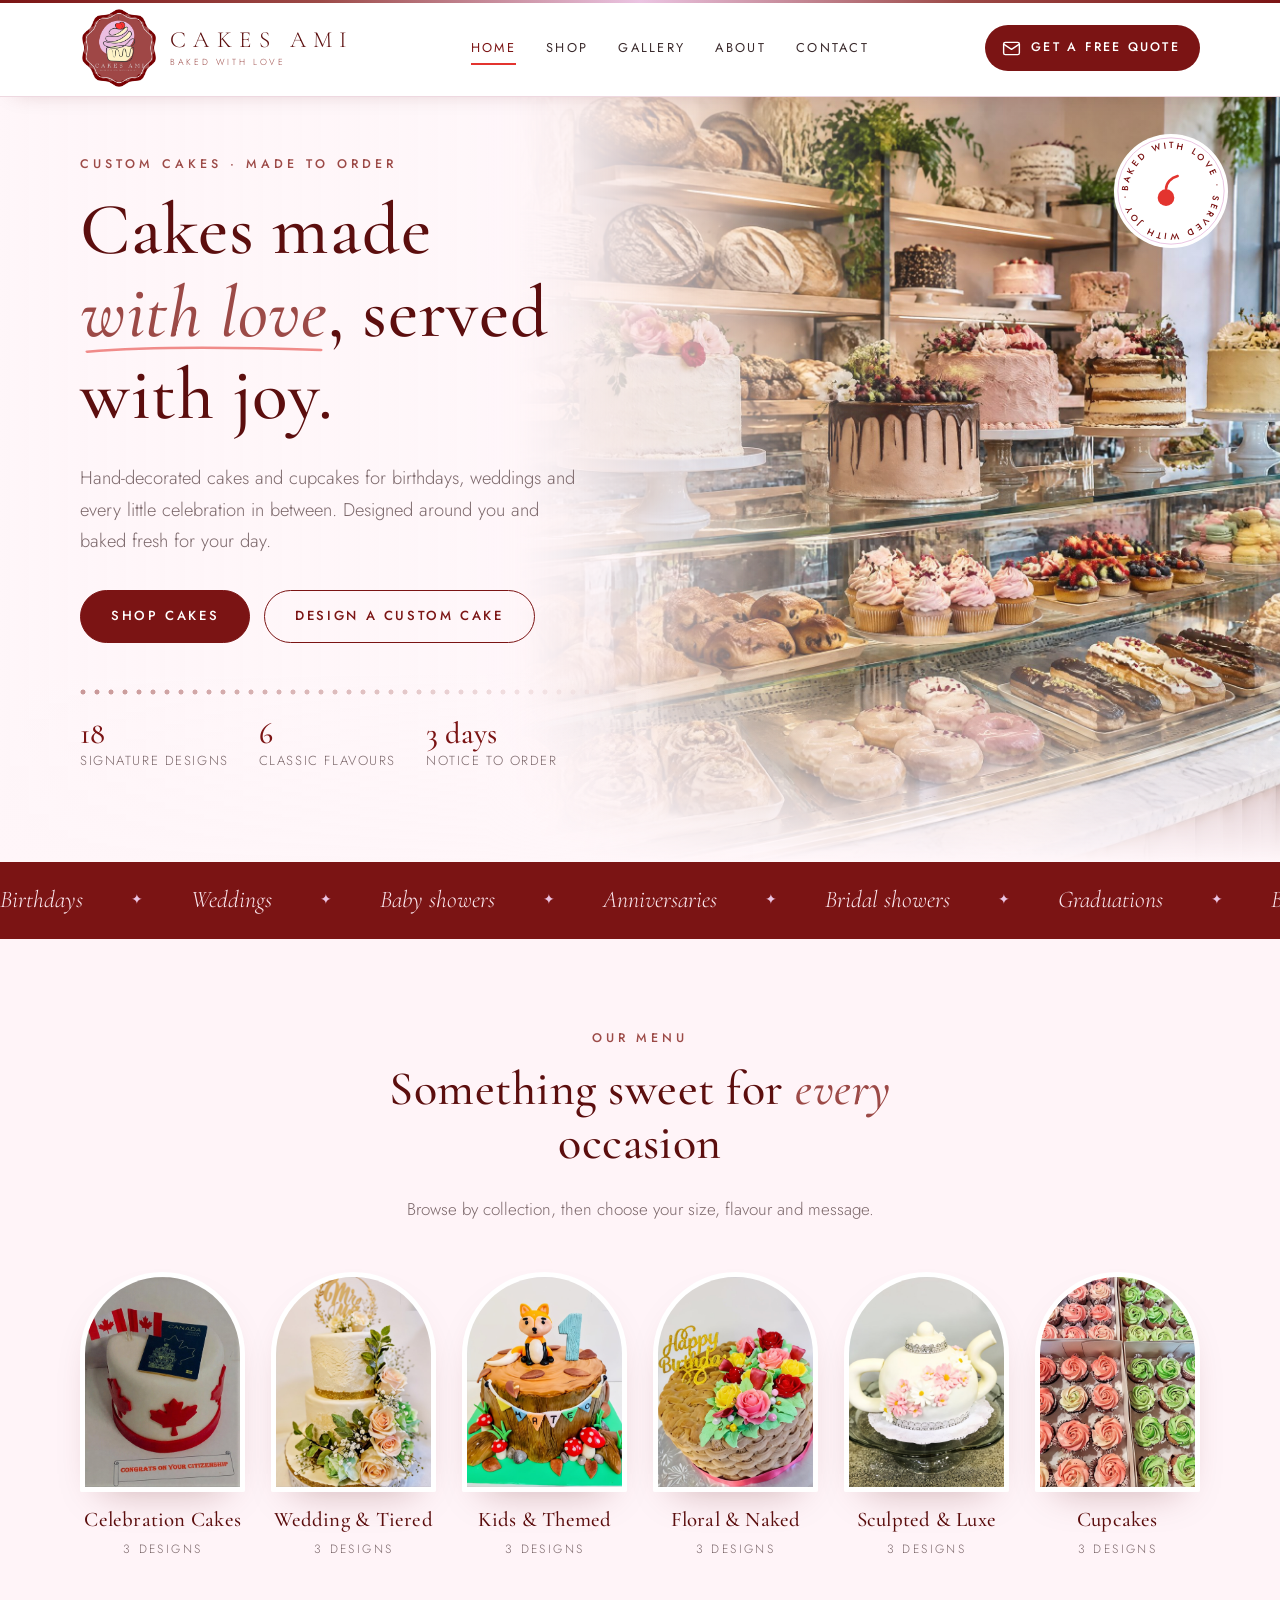
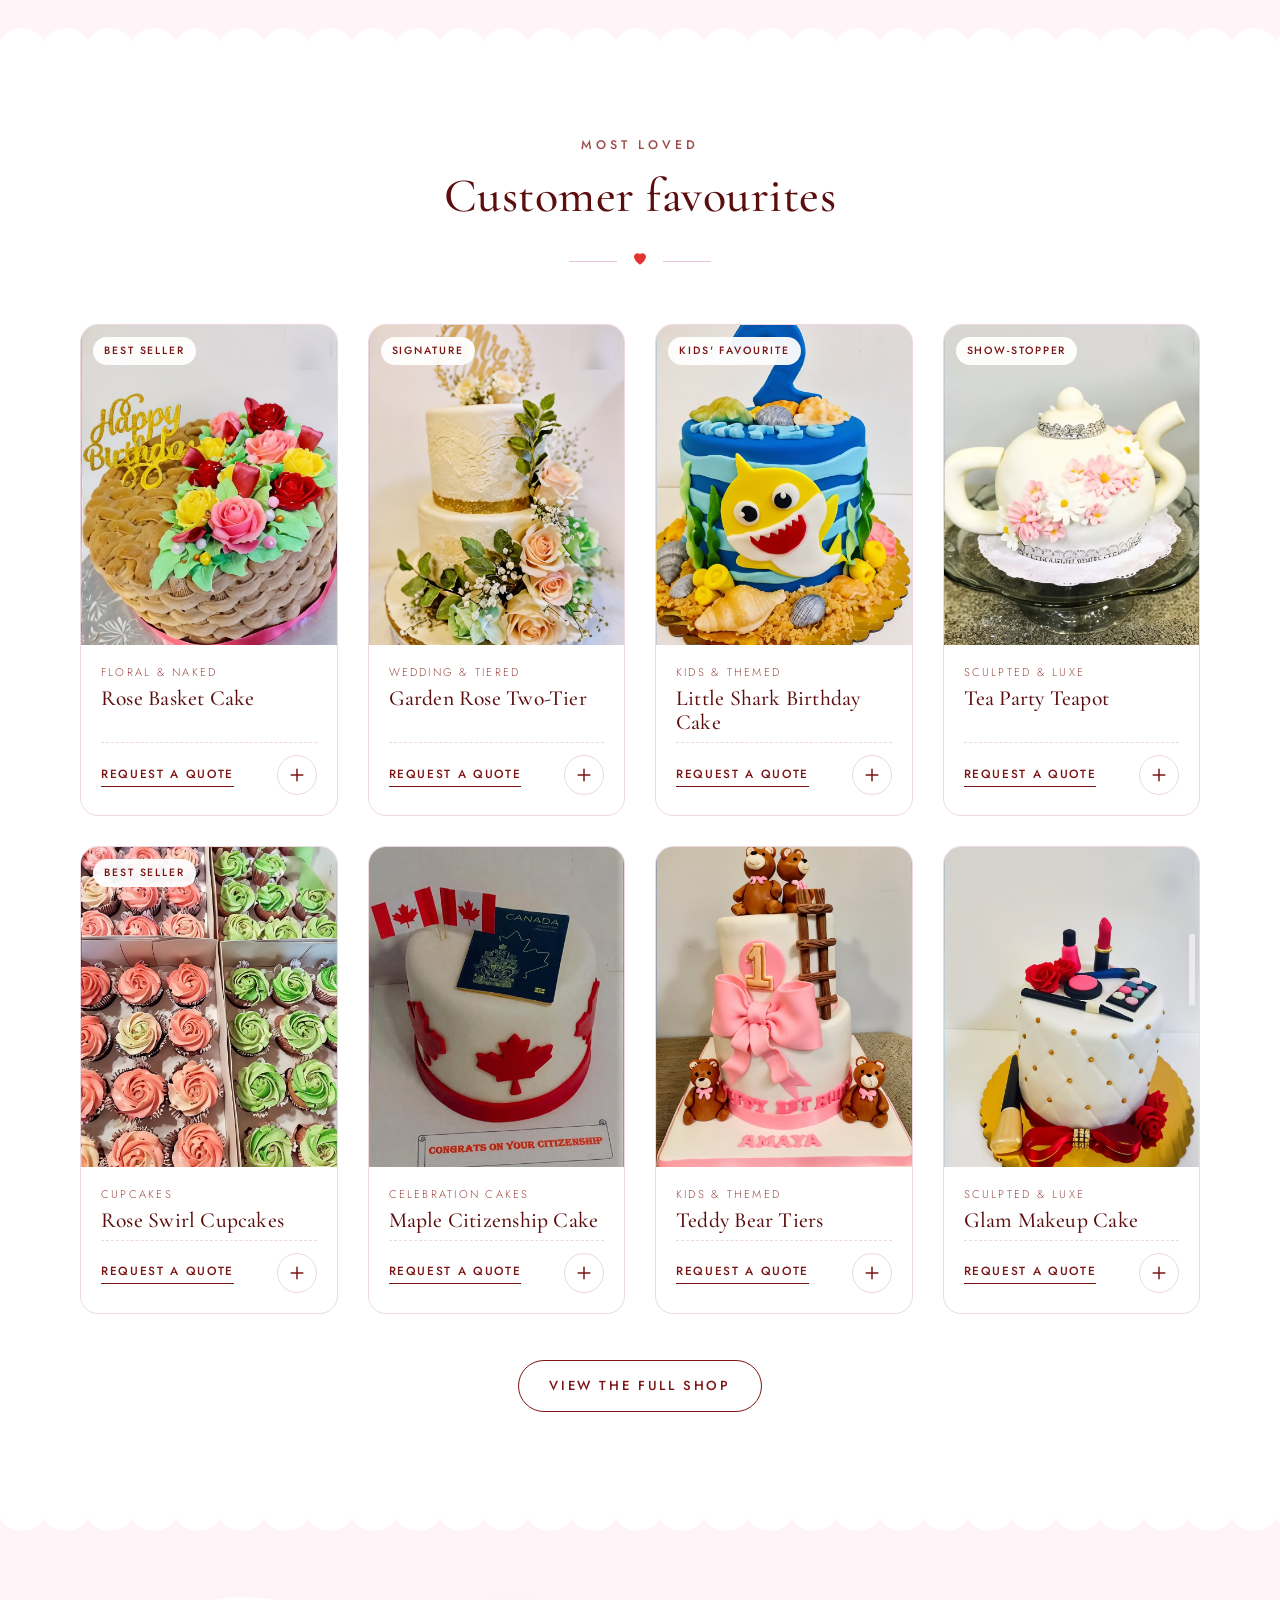
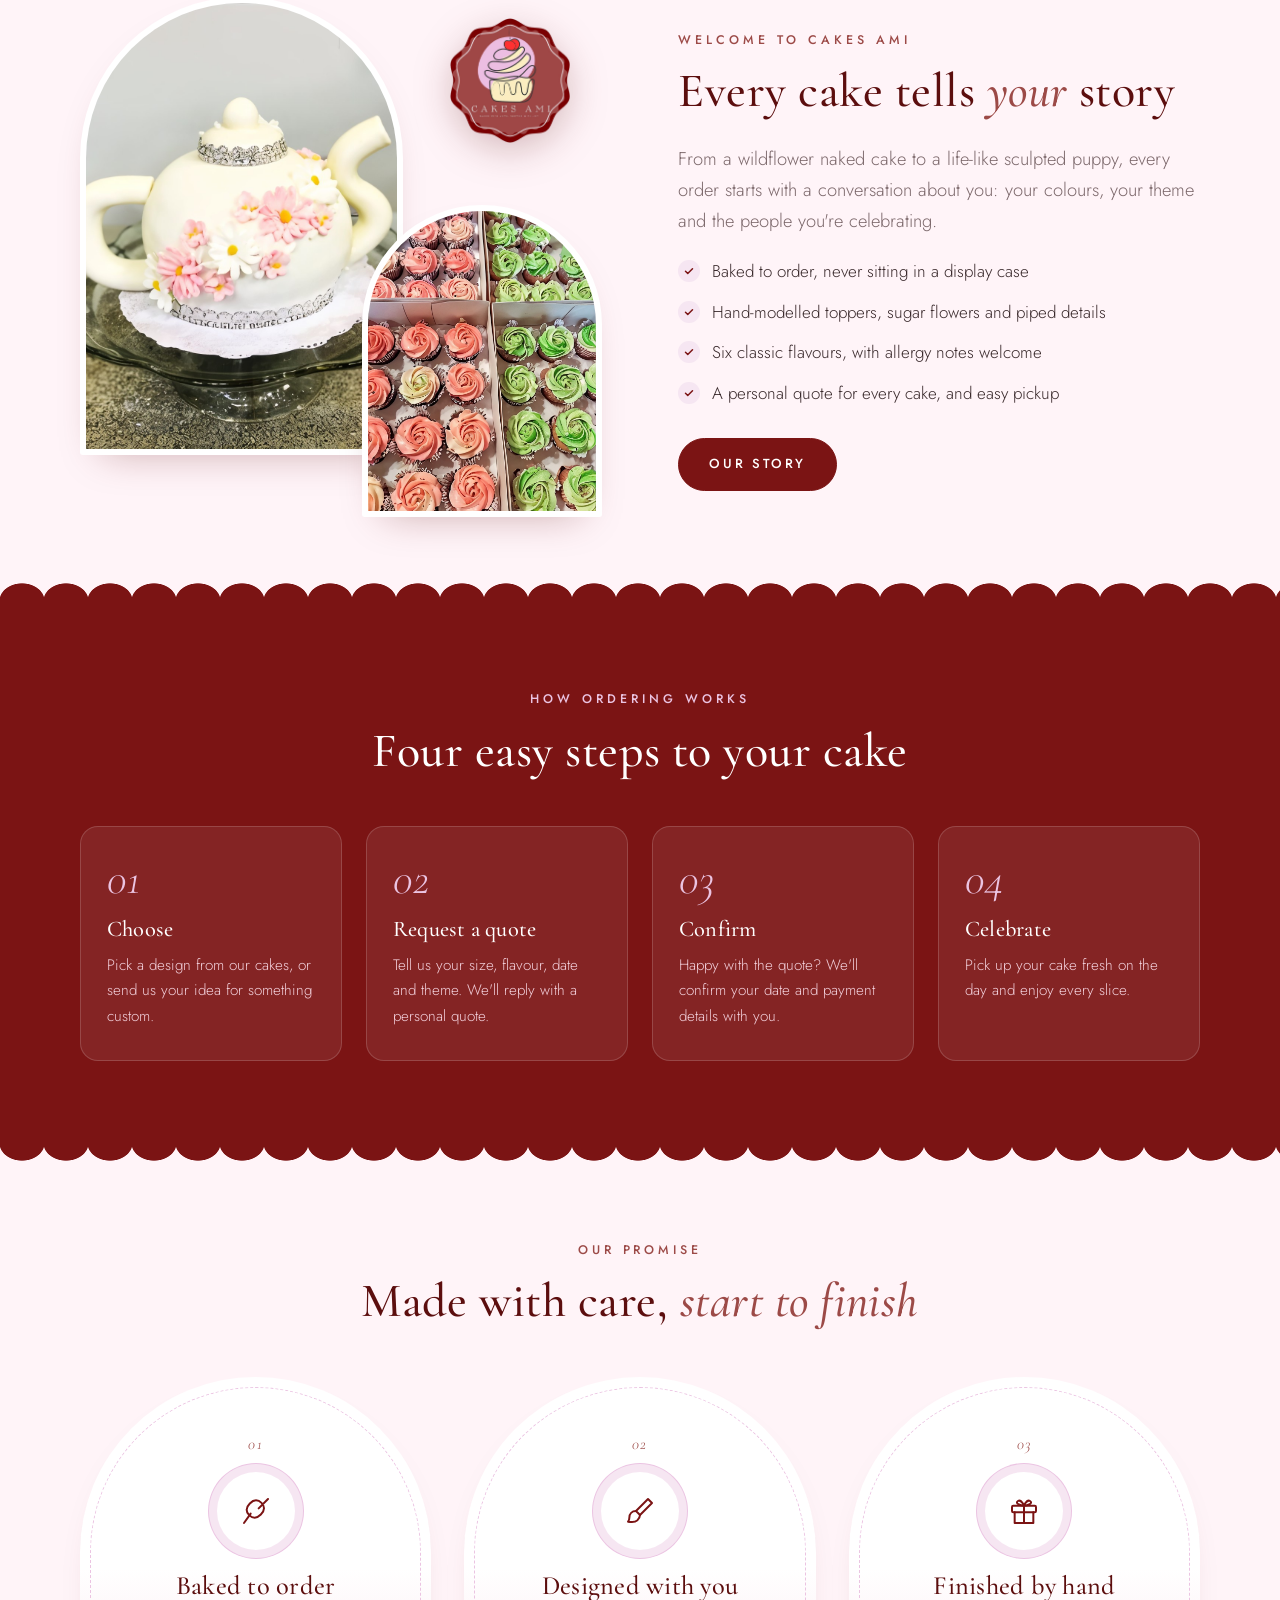
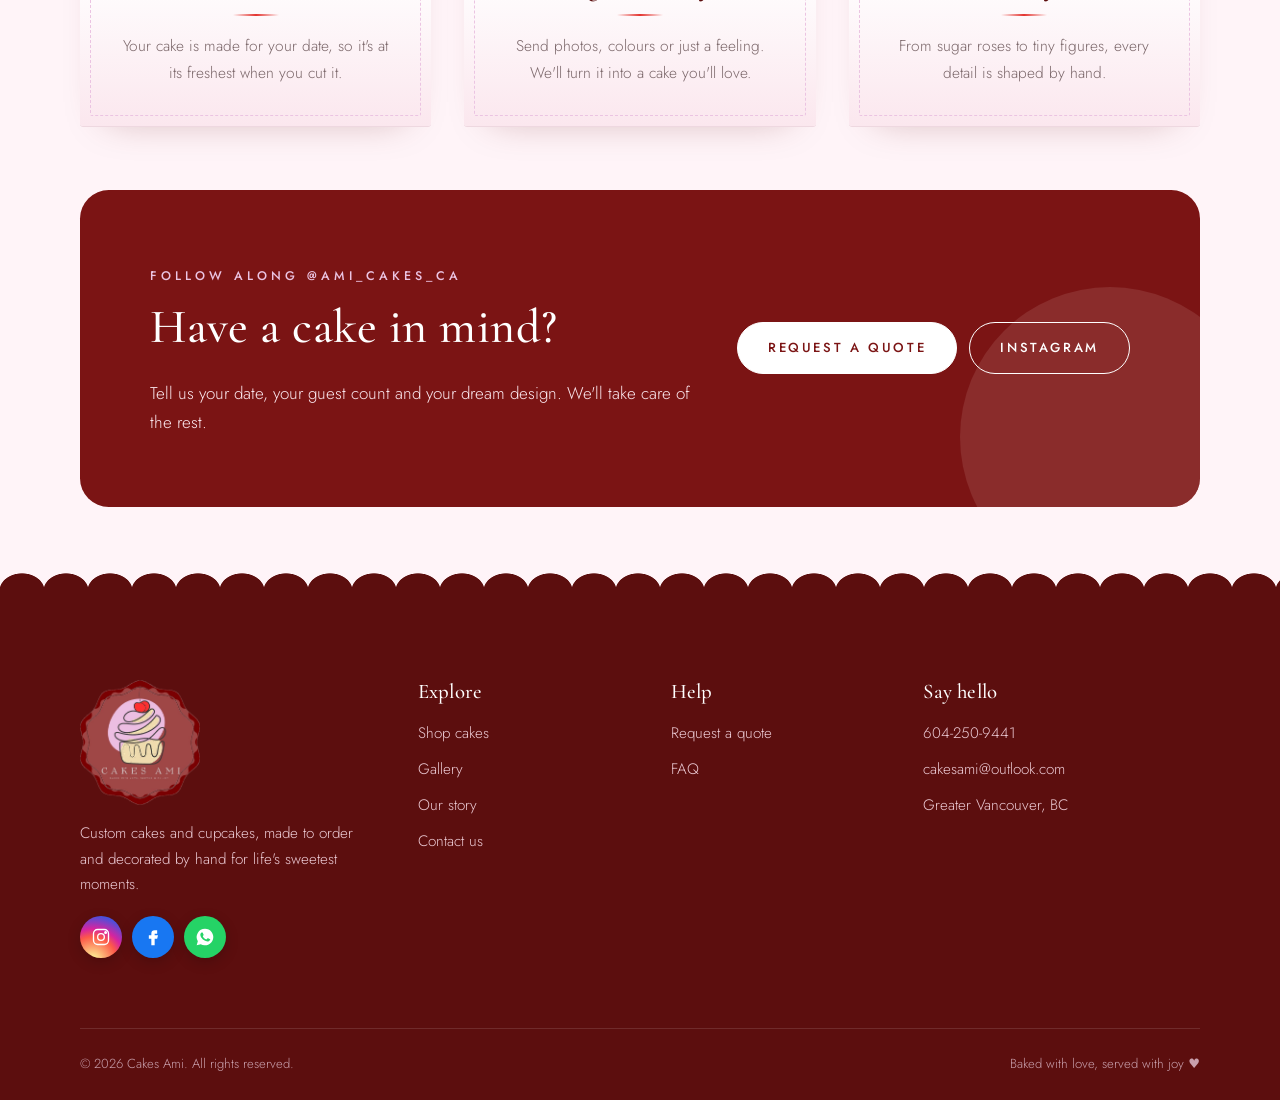
<file: index.html>
<!doctype html>
<html lang="en">
<head>
<meta charset="utf-8">
<meta name="viewport" content="width=device-width, initial-scale=1">
<title>Cakes Ami | Custom Cakes & Cupcakes, Baked with Love</title>
<meta name="description" content="Cakes Ami makes custom celebration cakes, wedding tiers, themed kids' cakes and cupcakes to order. Baked with love, served with joy. Request a quote for pickup.">
<meta property="og:title" content="Cakes Ami | Custom Cakes & Cupcakes">
<meta property="og:description" content="Custom cakes and cupcakes, made to order and decorated by hand.">
<meta property="og:image" content="assets/img/logo.png">
<meta name="theme-color" content="#7B1414">
<link rel="icon" type="image/png" href="assets/img/favicon.png">
<link rel="apple-touch-icon" href="assets/img/apple-touch-icon.png">
<link rel="preconnect" href="https://fonts.googleapis.com"><link rel="preconnect" href="https://fonts.gstatic.com" crossorigin>
<link href="https://fonts.googleapis.com/css2?family=Cormorant+Garamond:ital,wght@0,400;0,500;0,600;1,400;1,500&family=Jost:wght@300;400;500&display=swap" rel="stylesheet">
<link rel="stylesheet" href="assets/css/style.css">
</head>
<body data-page="home">
<main id="main">

  <!-- HERO -->
  <section class="hero">
    <div class="container hero-grid">
      <div class="reveal">
        <span class="eyebrow">Custom cakes · Made to order</span>
        <h1>Cakes made <em>with love</em>, served with joy.</h1>
        <p class="lead">Hand-decorated cakes and cupcakes for birthdays, weddings and every little celebration in between. Designed around you and baked fresh for your day.</p>
        <div class="hero-cta">
          <a class="btn" href="shop.html">Shop cakes</a>
          <a class="btn ghost" href="contact.html#custom">Design a custom cake</a>
        </div>
        <div class="hero-meta">
          <div><strong>18</strong>signature designs</div>
          <div><strong>6</strong>classic flavours</div>
          <div><strong><span data-lead>3</span> days</strong>notice to order</div>
        </div>
      </div>
      <div class="hero-art reveal" aria-hidden="true">
        <svg class="badge" viewBox="0 0 120 120">
          <defs><path id="circ" d="M60,60 m-44,0 a44,44 0 1,1 88,0 a44,44 0 1,1 -88,0"/></defs>
          <circle cx="60" cy="60" r="59" fill="#fff"/>
          <circle cx="60" cy="60" r="55" fill="none" stroke="#EBC4E2" stroke-width="1"/>
          <text font-family="Jost, sans-serif" font-size="9.2" font-weight="500" fill="#7B1414"><textPath href="#circ" textLength="272">BAKED WITH LOVE • SERVED WITH JOY •</textPath></text>
        </svg>
        <span class="badge-center" data-icon="cherry"></span>
      </div>
    </div>
  </section>

  <!-- MARQUEE -->
  <div class="marquee" aria-hidden="true">
    <div class="marquee-track">
      <span>Birthdays</span><span>Weddings</span><span>Baby showers</span><span>Anniversaries</span><span>Bridal showers</span><span>Graduations</span><span>Blessings &amp; poojas</span><span>Corporate events</span><span>Halloween</span>
      <span>Birthdays</span><span>Weddings</span><span>Baby showers</span><span>Anniversaries</span><span>Bridal showers</span><span>Graduations</span><span>Blessings &amp; poojas</span><span>Corporate events</span><span>Halloween</span>
    </div>
  </div>

  <!-- CATEGORIES -->
  <section>
    <div class="container">
      <div class="section-head reveal">
        <span class="eyebrow">Our menu</span>
        <h2>Something sweet for <em class="script">every</em> occasion</h2>
        <p>Browse by collection, then choose your size, flavour and message.</p>
      </div>
      <div class="cat-grid" id="homeCats"></div>
    </div>
  </section>

  <!-- FEATURED -->
  <section class="bg-paper scallop-top scallop-bottom">
    <div class="container">
      <div class="section-head reveal">
        <span class="eyebrow">Most loved</span>
        <h2>Customer favourites</h2>
        <div class="divider"><span data-icon="heart"></span></div>
      </div>
      <div class="product-grid" id="homeFeatured"></div>
      <p class="center" style="margin-top:46px"><a class="btn ghost" href="shop.html">View the full shop</a></p>
    </div>
  </section>

  <!-- STORY -->
  <section>
    <div class="container split">
      <div class="split-media reveal">
        <div class="photo-stack">
          <div class="arch"><img src="assets/img/products/teapot.jpg" alt="Sculpted teapot cake covered in sugar daisies" loading="lazy"></div>
          <div class="arch"><img src="assets/img/products/rose-cupcakes.jpg" alt="Rose swirl cupcakes in coral and green" loading="lazy"></div>
          <img class="stamp" src="assets/img/logo.png" alt="" loading="lazy">
        </div>
      </div>
      <div class="reveal">
        <span class="eyebrow">Welcome to Cakes Ami</span>
        <h2>Every cake tells <em class="script">your</em> story</h2>
        <p class="lead">From a wildflower naked cake to a life-like sculpted puppy, every order starts with a conversation about you: your colours, your theme and the people you're celebrating.</p>
        <ul class="ticks">
          <li>Baked to order, never sitting in a display case</li>
          <li>Hand-modelled toppers, sugar flowers and piped details</li>
          <li>Six classic flavours, with allergy notes welcome</li>
          <li>A personal quote for every cake, and easy pickup</li>
        </ul>
        <a class="btn" href="about.html">Our story</a>
      </div>
    </div>
  </section>

  <!-- HOW IT WORKS -->
  <section class="bg-wine scallop-top scallop-bottom">
    <div class="container">
      <div class="section-head reveal">
        <span class="eyebrow">How ordering works</span>
        <h2>Four easy steps to your cake</h2>
      </div>
      <div class="steps">
        <div class="step reveal"><h3>Choose</h3><p>Pick a design from our cakes, or send us your idea for something custom.</p></div>
        <div class="step reveal"><h3>Request a quote</h3><p>Tell us your size, flavour, date and theme. We'll reply with a personal quote.</p></div>
        <div class="step reveal"><h3>Confirm</h3><p>Happy with the quote? We'll confirm your date and payment details with you.</p></div>
        <div class="step reveal"><h3>Celebrate</h3><p>Pick up your cake fresh on the day and enjoy every slice.</p></div>
      </div>
    </div>
  </section>


  <!-- PROMISE -->
  <section class="promise-wrap" style="padding:clamp(64px,7vw,96px) 0 0">
    <div class="container">
      <div class="section-head reveal">
        <span class="eyebrow">Our promise</span>
        <h2>Made with care, <em class="script">start to finish</em></h2>
      </div>
      <div class="promise-grid">
        <div class="promise reveal"><span class="p-num">01</span><div class="ic" data-icon="whisk"></div><h3>Baked to order</h3><span class="p-rule"></span><p>Your cake is made for your date, so it's at its freshest when you cut it.</p></div>
        <div class="promise reveal"><span class="p-num">02</span><div class="ic" data-icon="brush"></div><h3>Designed with you</h3><span class="p-rule"></span><p>Send photos, colours or just a feeling. We'll turn it into a cake you'll love.</p></div>
        <div class="promise reveal"><span class="p-num">03</span><div class="ic" data-icon="gift"></div><h3>Finished by hand</h3><span class="p-rule"></span><p>From sugar roses to tiny figures, every detail is shaped by hand.</p></div>
      </div>
    </div>
  </section>

  <!-- CTA -->
  <section style="padding-top:clamp(40px,5vw,64px)">
    <div class="container">
      <div class="cta-band reveal">
        <div>
          <span class="eyebrow">Follow along <span data-biz="instagramHandle"></span></span>
          <h2>Have a cake in mind?</h2>
          <p class="mb-0">Tell us your date, your guest count and your dream design. We'll take care of the rest.</p>
        </div>
        <div class="btns">
          <a class="btn light" href="contact.html#custom">Request a quote</a>
          <a class="btn ghost" style="border-color:#fff;color:#fff" href="https://www.instagram.com/ami_cakes_ca/" target="_blank" rel="noopener">Instagram</a>
        </div>
      </div>
    </div>
  </section>

</main>
<script src="assets/js/config.js"></script>
<script src="assets/js/data.js"></script>
<script src="assets/js/app.js"></script>
</body>
</html>
</file>
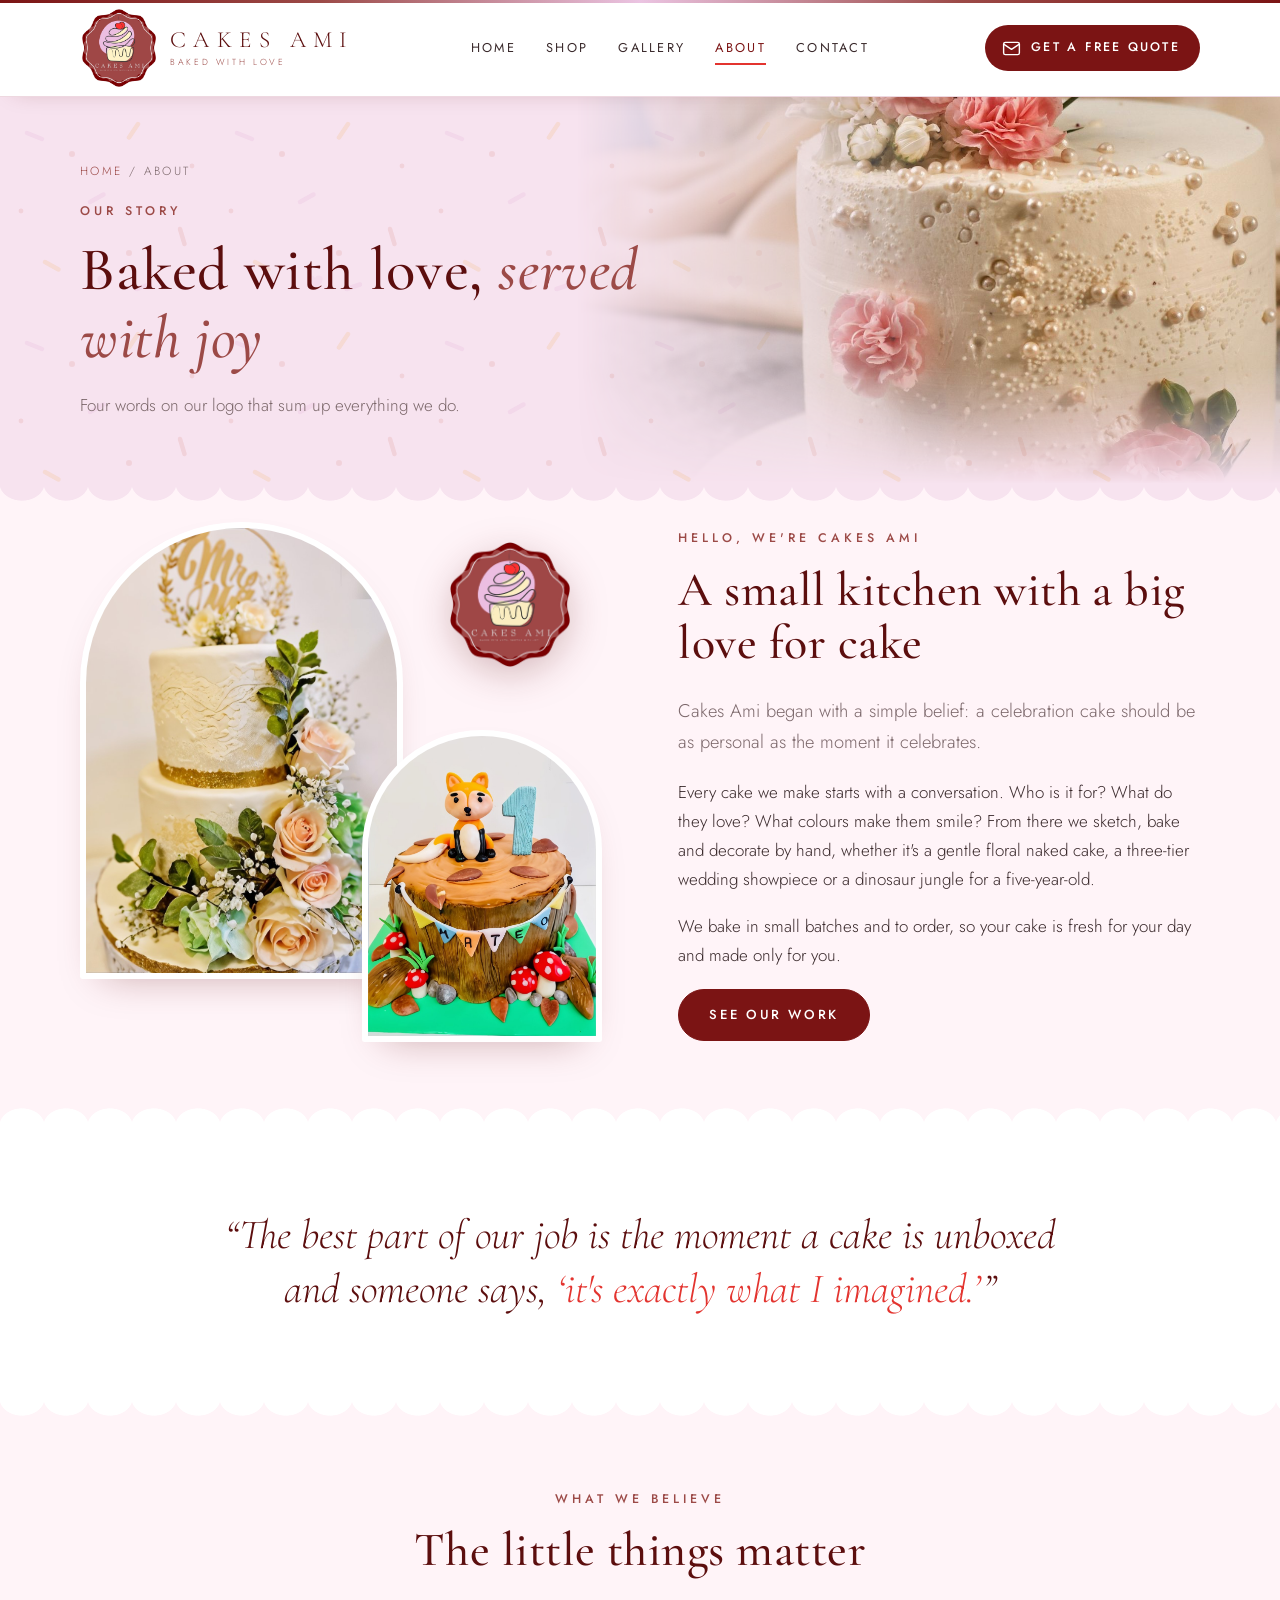
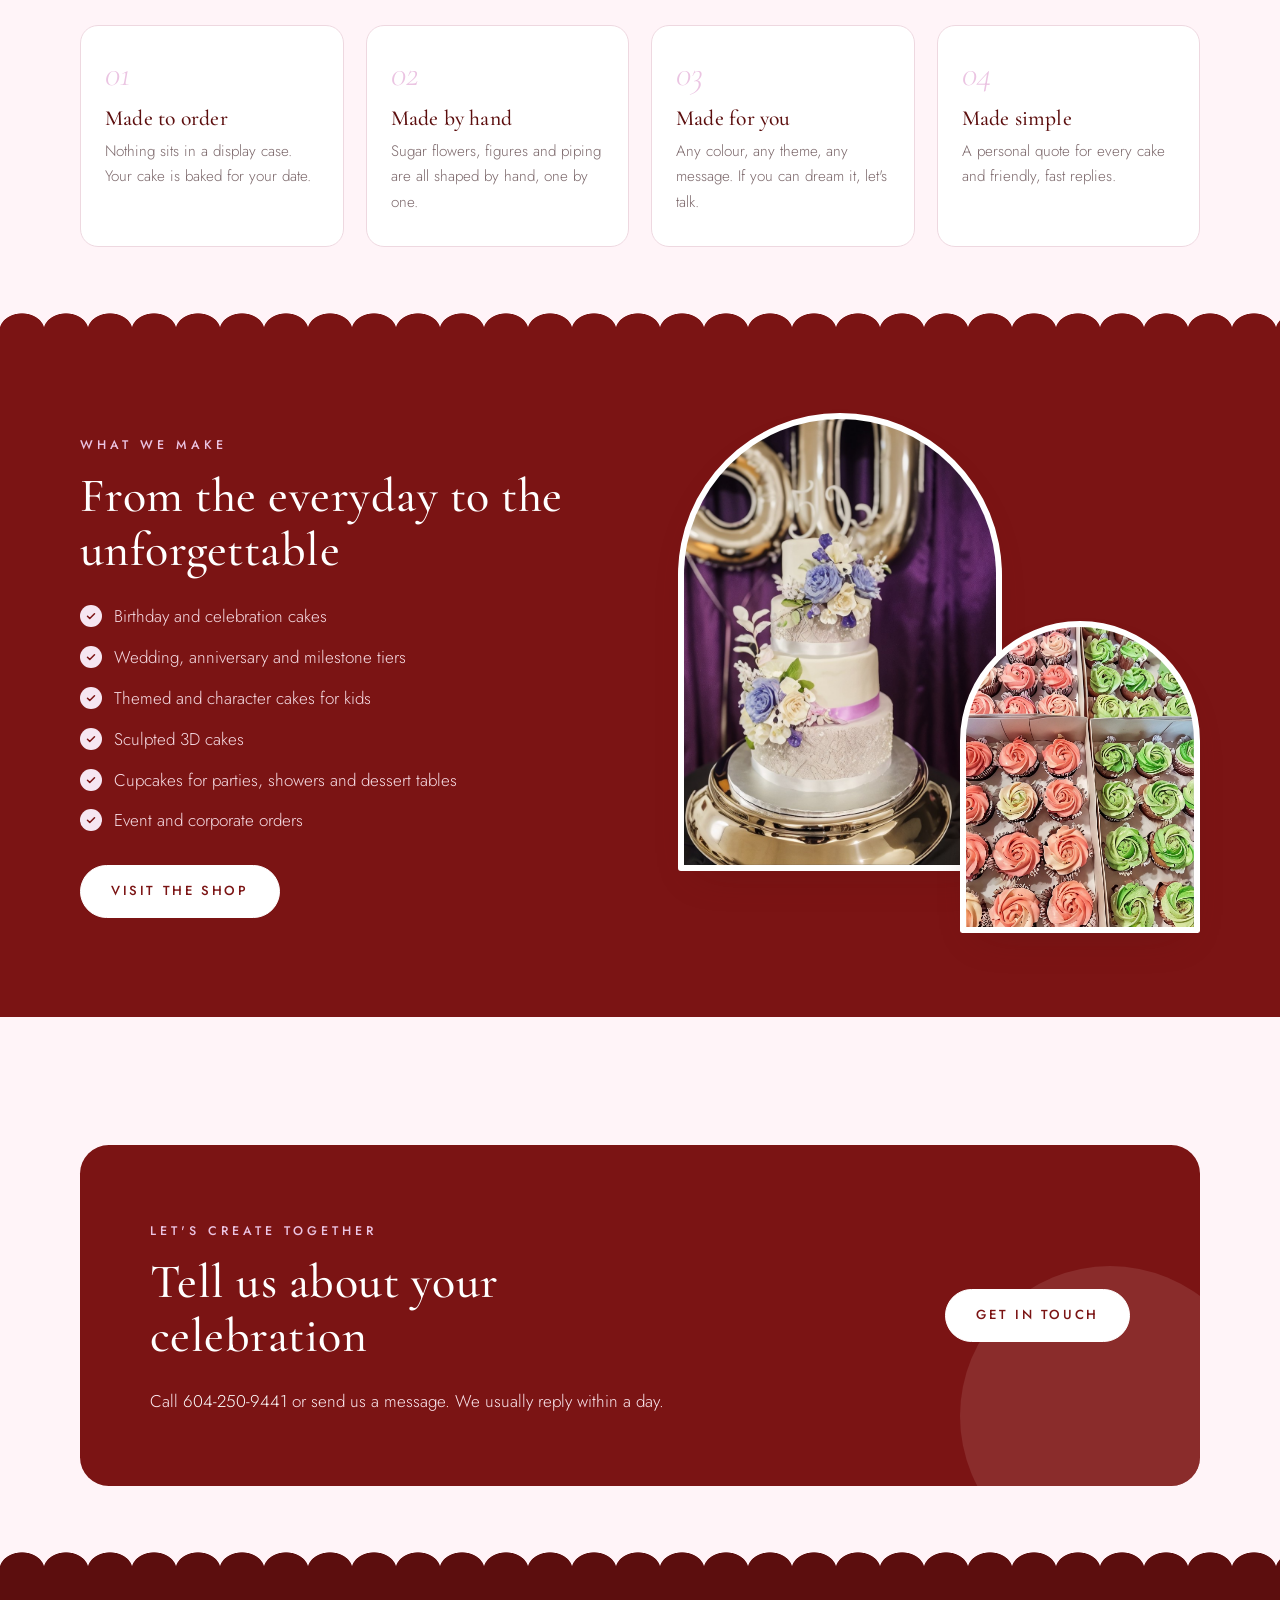
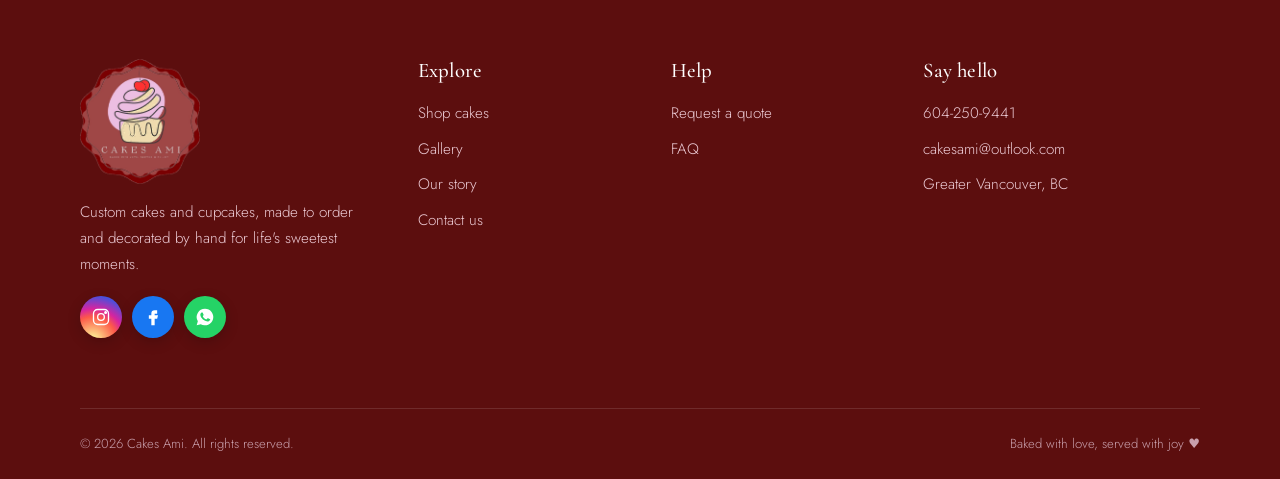
<file: about.html>
<!doctype html>
<html lang="en">
<head>
<meta charset="utf-8">
<meta name="viewport" content="width=device-width, initial-scale=1">
<title>About Us | Cakes Ami</title>
<meta name="description" content="The story behind Cakes Ami: custom cakes baked with love and served with joy.">
<meta name="theme-color" content="#7B1414">
<link rel="icon" type="image/png" href="assets/img/favicon.png">
<link rel="apple-touch-icon" href="assets/img/apple-touch-icon.png">
<link rel="preconnect" href="https://fonts.googleapis.com"><link rel="preconnect" href="https://fonts.gstatic.com" crossorigin>
<link href="https://fonts.googleapis.com/css2?family=Cormorant+Garamond:ital,wght@0,400;0,500;0,600;1,400;1,500&family=Jost:wght@300;400;500&display=swap" rel="stylesheet">
<link rel="stylesheet" href="assets/css/style.css">
</head>
<body data-page="about">
<main id="main">
  <header class="page-banner">
    <div class="container">
      <div class="crumbs"><a href="index.html">Home</a> / About</div>
      <span class="eyebrow">Our story</span>
      <h1 id="pageBannerTitle">Baked with love, <em class="script">served with joy</em></h1>
      <p>Four words on our logo that sum up everything we do.</p>
    </div>
  </header>
  <section style="padding-top:20px">
    <div class="container split">
      <div class="split-media reveal">
        <div class="photo-stack">
          <div class="arch"><img src="assets/img/products/garden-rose-tiers.jpg" alt="Two-tier ivory cake with blush sugar roses"></div>
          <div class="arch"><img src="assets/img/products/woodland-fox.jpg" alt="Woodland fox birthday cake"></div>
          <img class="stamp" src="assets/img/logo.png" alt="">
        </div>
      </div>
      <div class="reveal">
        <span class="eyebrow">Hello, we're Cakes Ami</span>
        <h2>A small kitchen with a big love for cake</h2>
        <p class="lead">Cakes Ami began with a simple belief: a celebration cake should be as personal as the moment it celebrates.</p>
        <p>Every cake we make starts with a conversation. Who is it for? What do they love? What colours make them smile? From there we sketch, bake and decorate by hand, whether it's a gentle floral naked cake, a three-tier wedding showpiece or a dinosaur jungle for a five-year-old.</p>
        <p>We bake in small batches and to order, so your cake is fresh for your day and made only for you.</p>
        <a class="btn" href="gallery.html">See our work</a>
      </div>
    </div>
  </section>

  <section class="bg-paper scallop-top scallop-bottom">
    <div class="container">
      <p class="quote-big reveal">&ldquo;The best part of our job is the moment a cake is unboxed and someone says, <span style="color:var(--cherry)">&lsquo;it's exactly what I imagined.&rsquo;</span>&rdquo;</p>
    </div>
  </section>

  <section>
    <div class="container">
      <div class="section-head reveal">
        <span class="eyebrow">What we believe</span>
        <h2>The little things matter</h2>
      </div>
      <div class="values">
        <div class="value reveal"><span class="num">01</span><h3>Made to order</h3><p>Nothing sits in a display case. Your cake is baked for your date.</p></div>
        <div class="value reveal"><span class="num">02</span><h3>Made by hand</h3><p>Sugar flowers, figures and piping are all shaped by hand, one by one.</p></div>
        <div class="value reveal"><span class="num">03</span><h3>Made for you</h3><p>Any colour, any theme, any message. If you can dream it, let's talk.</p></div>
        <div class="value reveal"><span class="num">04</span><h3>Made simple</h3><p>A personal quote for every cake and friendly, fast replies.</p></div>
      </div>
    </div>
  </section>

  <section class="bg-wine scallop-top">
    <div class="container split reverse">
      <div class="split-media reveal">
        <div class="photo-stack">
          <div class="arch"><img src="assets/img/products/silver-jubilee.jpg" alt="Silver tiered 50th celebration cake"></div>
          <div class="arch"><img src="assets/img/products/rose-cupcakes.jpg" alt="Rose swirl cupcakes"></div>
        </div>
      </div>
      <div class="reveal">
        <span class="eyebrow">What we make</span>
        <h2>From the everyday to the unforgettable</h2>
        <ul class="ticks" style="color:#F7DDE5">
          <li>Birthday and celebration cakes</li>
          <li>Wedding, anniversary and milestone tiers</li>
          <li>Themed and character cakes for kids</li>
          <li>Sculpted 3D cakes</li>
          <li>Cupcakes for parties, showers and dessert tables</li>
          <li>Event and corporate orders</li>
        </ul>
        <a class="btn light" href="shop.html">Visit the shop</a>
      </div>
    </div>
  </section>

  <section style="padding-top:clamp(80px,10vw,130px)">
    <div class="container">
      <div class="cta-band reveal">
        <div><span class="eyebrow">Let's create together</span><h2>Tell us about your celebration</h2><p class="mb-0">Call <a style="color:#fff" data-biz="phone" href="#"></a> or send us a message. We usually reply within a day.</p></div>
        <div class="btns"><a class="btn light" href="contact.html#custom">Get in touch</a></div>
      </div>
    </div>
  </section>
</main>
<script src="assets/js/config.js"></script>
<script src="assets/js/data.js"></script>
<script src="assets/js/app.js"></script>
</body>
</html>
</file>
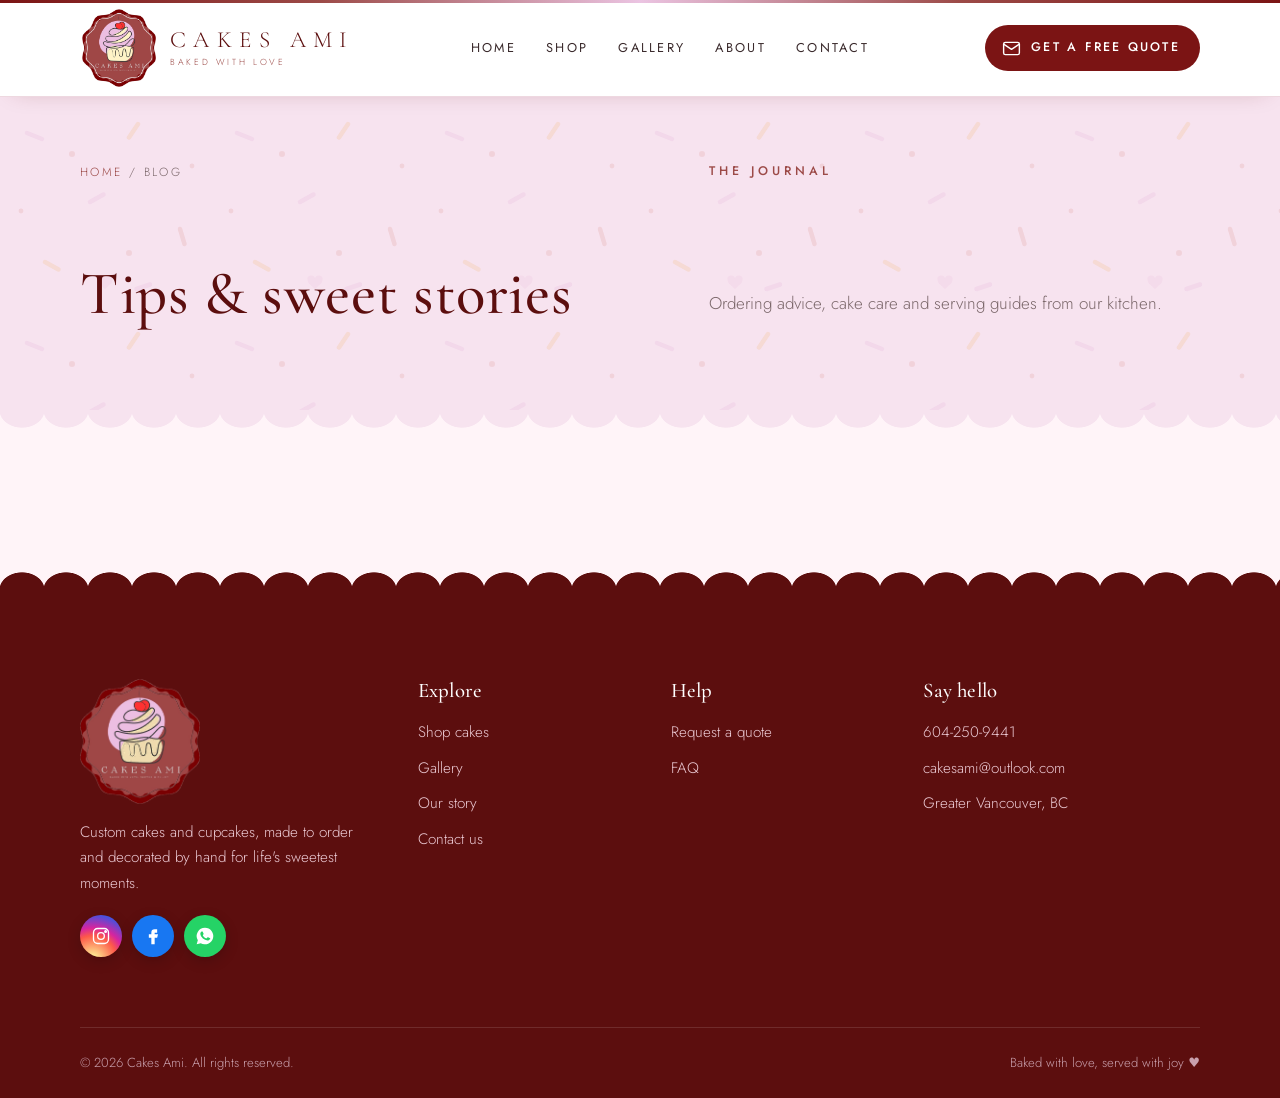
<file: blog.html>
<!doctype html>
<html lang="en">
<head>
<meta charset="utf-8">
<meta name="viewport" content="width=device-width, initial-scale=1">
<title>Blog | Cakes Ami</title>
<meta name="description" content="Cake tips, ordering advice and serving guides from Cakes Ami.">
<meta name="theme-color" content="#7B1414">
<link rel="icon" type="image/png" href="assets/img/favicon.png">
<link rel="apple-touch-icon" href="assets/img/apple-touch-icon.png">
<link rel="preconnect" href="https://fonts.googleapis.com"><link rel="preconnect" href="https://fonts.gstatic.com" crossorigin>
<link href="https://fonts.googleapis.com/css2?family=Cormorant+Garamond:ital,wght@0,400;0,500;0,600;1,400;1,500&family=Jost:wght@300;400;500&display=swap" rel="stylesheet">
<link rel="stylesheet" href="assets/css/style.css">
</head>
<body data-page="blog">
<main id="main">
  <header class="page-banner">
    <div class="container">
      <div class="crumbs"><a href="index.html">Home</a> / Blog</div>
      <span class="eyebrow">The journal</span>
      <h1 id="pageBannerTitle">Tips &amp; sweet stories</h1>
      <p>Ordering advice, cake care and serving guides from our kitchen.</p>
    </div>
  </header>
  <section style="padding-top:10px">
    <div class="container"><div class="blog-grid" id="blogGrid"></div></div>
  </section>
</main>
<script src="assets/js/config.js"></script>
<script src="assets/js/data.js"></script>
<script src="assets/js/app.js"></script>
</body>
</html>
</file>
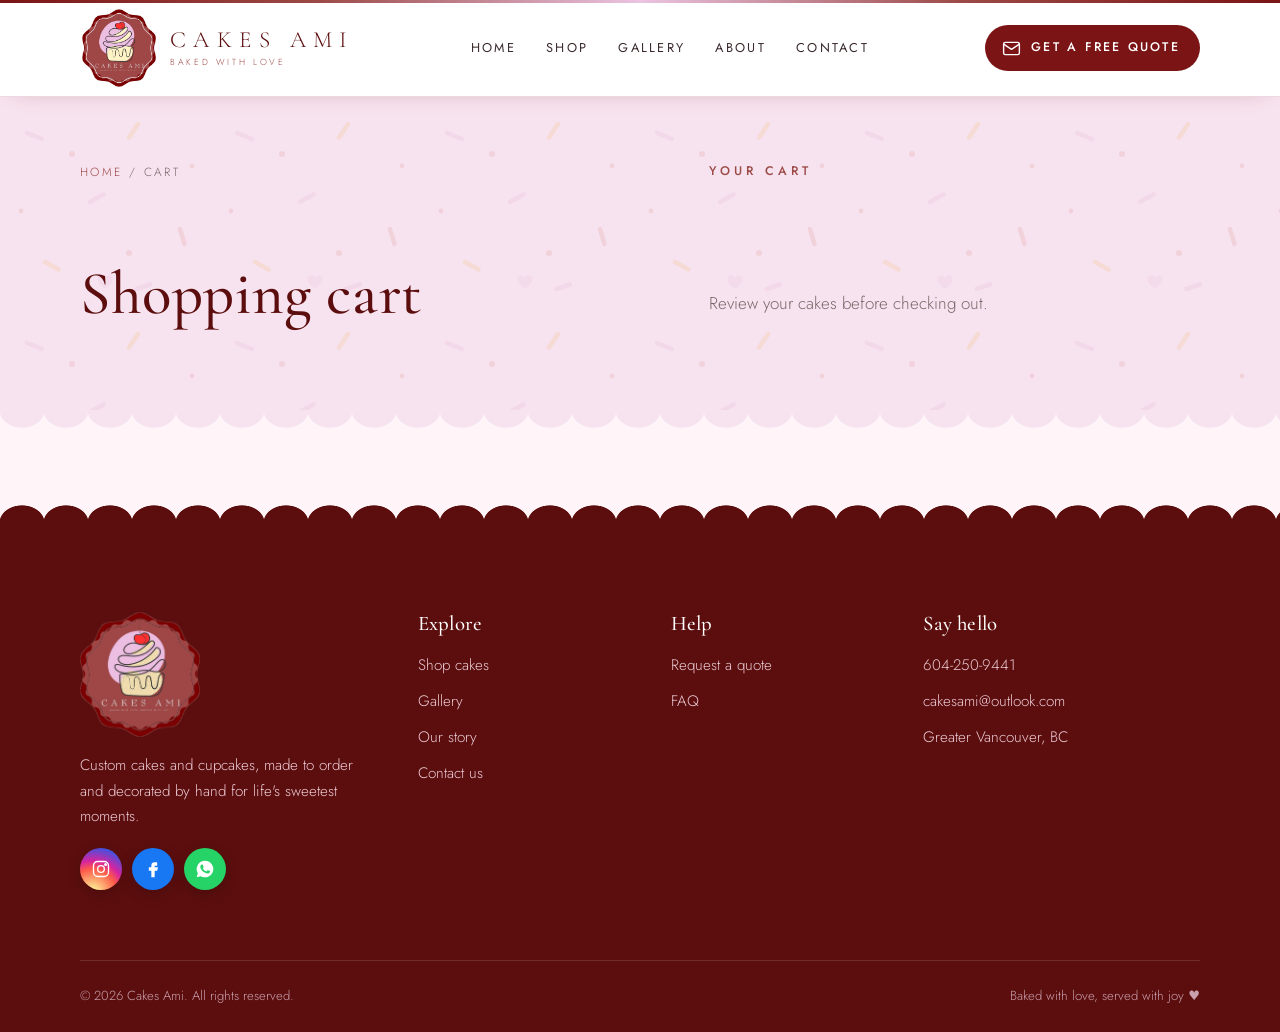
<file: cart.html>
<!doctype html>
<html lang="en">
<head>
<meta charset="utf-8">
<meta name="viewport" content="width=device-width, initial-scale=1">
<title>Your Cart | Cakes Ami</title>
<meta name="description" content="Review the cakes in your cart.">
<meta name="theme-color" content="#7B1414">
<link rel="icon" type="image/png" href="assets/img/favicon.png">
<link rel="apple-touch-icon" href="assets/img/apple-touch-icon.png">
<link rel="preconnect" href="https://fonts.googleapis.com"><link rel="preconnect" href="https://fonts.gstatic.com" crossorigin>
<link href="https://fonts.googleapis.com/css2?family=Cormorant+Garamond:ital,wght@0,400;0,500;0,600;1,400;1,500&family=Jost:wght@300;400;500&display=swap" rel="stylesheet">
<link rel="stylesheet" href="assets/css/style.css">
</head>
<body data-page="cart">
<main id="main">
  <header class="page-banner">
    <div class="container">
      <div class="crumbs"><a href="index.html">Home</a> / Cart</div>
      <span class="eyebrow">Your cart</span>
      <h1 id="pageBannerTitle">Shopping cart</h1>
      <p>Review your cakes before checking out.</p>
    </div>
  </header>
  <section style="padding-top:10px">
    <div class="container" id="cartRoot"></div>
  </section>
</main>
<script src="assets/js/config.js"></script>
<script src="assets/js/data.js"></script>
<script src="assets/js/app.js"></script>
</body>
</html>
</file>
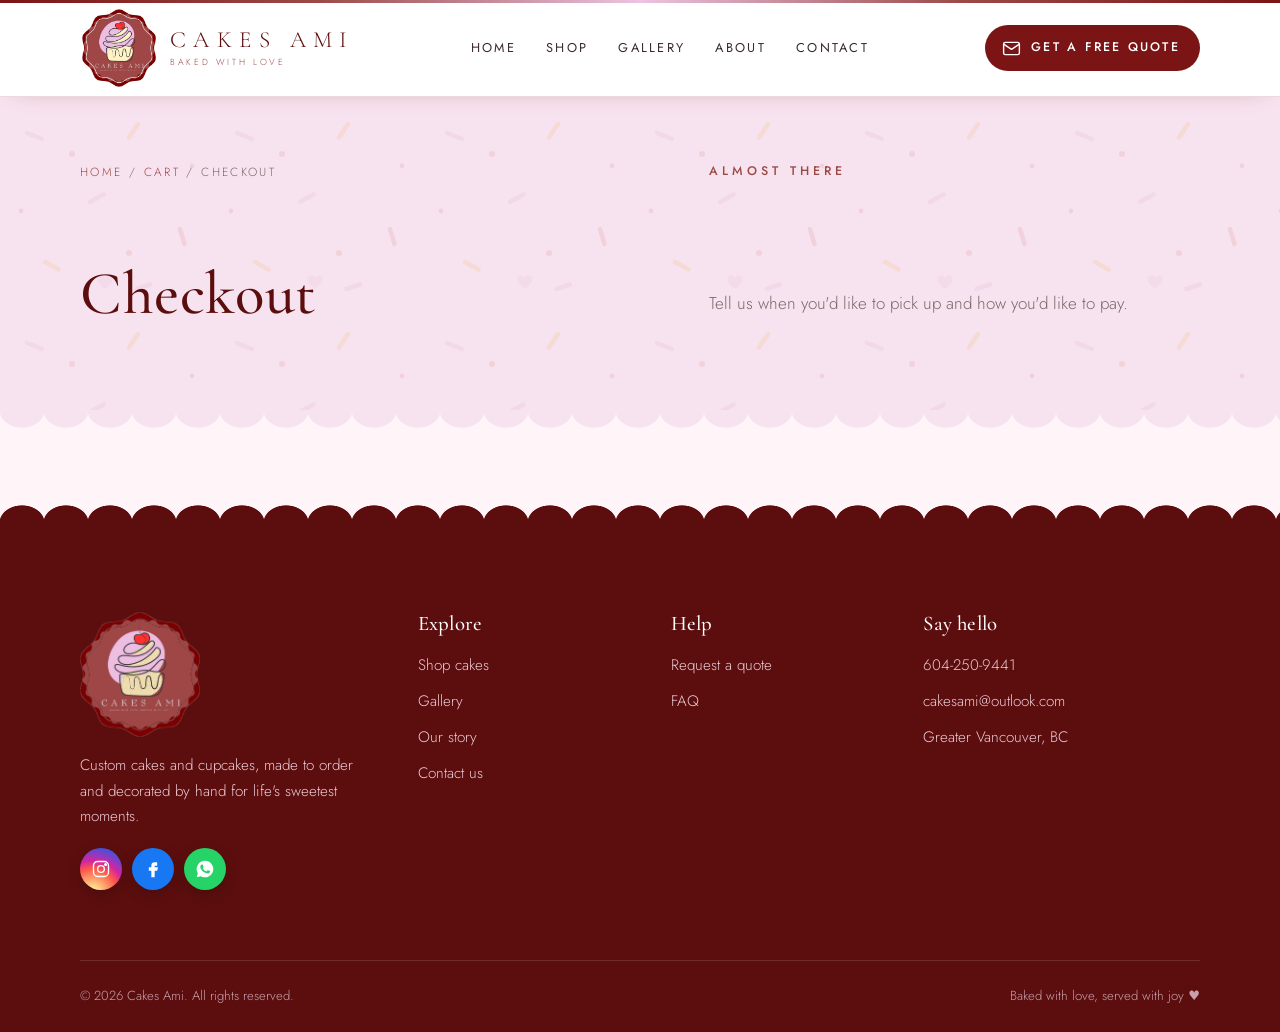
<file: checkout.html>
<!doctype html>
<html lang="en">
<head>
<meta charset="utf-8">
<meta name="viewport" content="width=device-width, initial-scale=1">
<title>Checkout | Cakes Ami</title>
<meta name="description" content="Place your Cakes Ami order for pickup.">
<meta name="theme-color" content="#7B1414">
<link rel="icon" type="image/png" href="assets/img/favicon.png">
<link rel="apple-touch-icon" href="assets/img/apple-touch-icon.png">
<link rel="preconnect" href="https://fonts.googleapis.com"><link rel="preconnect" href="https://fonts.gstatic.com" crossorigin>
<link href="https://fonts.googleapis.com/css2?family=Cormorant+Garamond:ital,wght@0,400;0,500;0,600;1,400;1,500&family=Jost:wght@300;400;500&display=swap" rel="stylesheet">
<link rel="stylesheet" href="assets/css/style.css">
</head>
<body data-page="checkout">
<main id="main">
  <header class="page-banner">
    <div class="container">
      <div class="crumbs"><a href="index.html">Home</a> / <a href="cart.html">Cart</a> / Checkout</div>
      <span class="eyebrow">Almost there</span>
      <h1 id="pageBannerTitle">Checkout</h1>
      <p>Tell us when you'd like to pick up and how you'd like to pay.</p>
    </div>
  </header>
  <section style="padding-top:10px">
    <div class="container" id="checkoutRoot"></div>
  </section>
</main>
<script src="assets/js/config.js"></script>
<script src="assets/js/data.js"></script>
<script src="assets/js/app.js"></script>
</body>
</html>
</file>
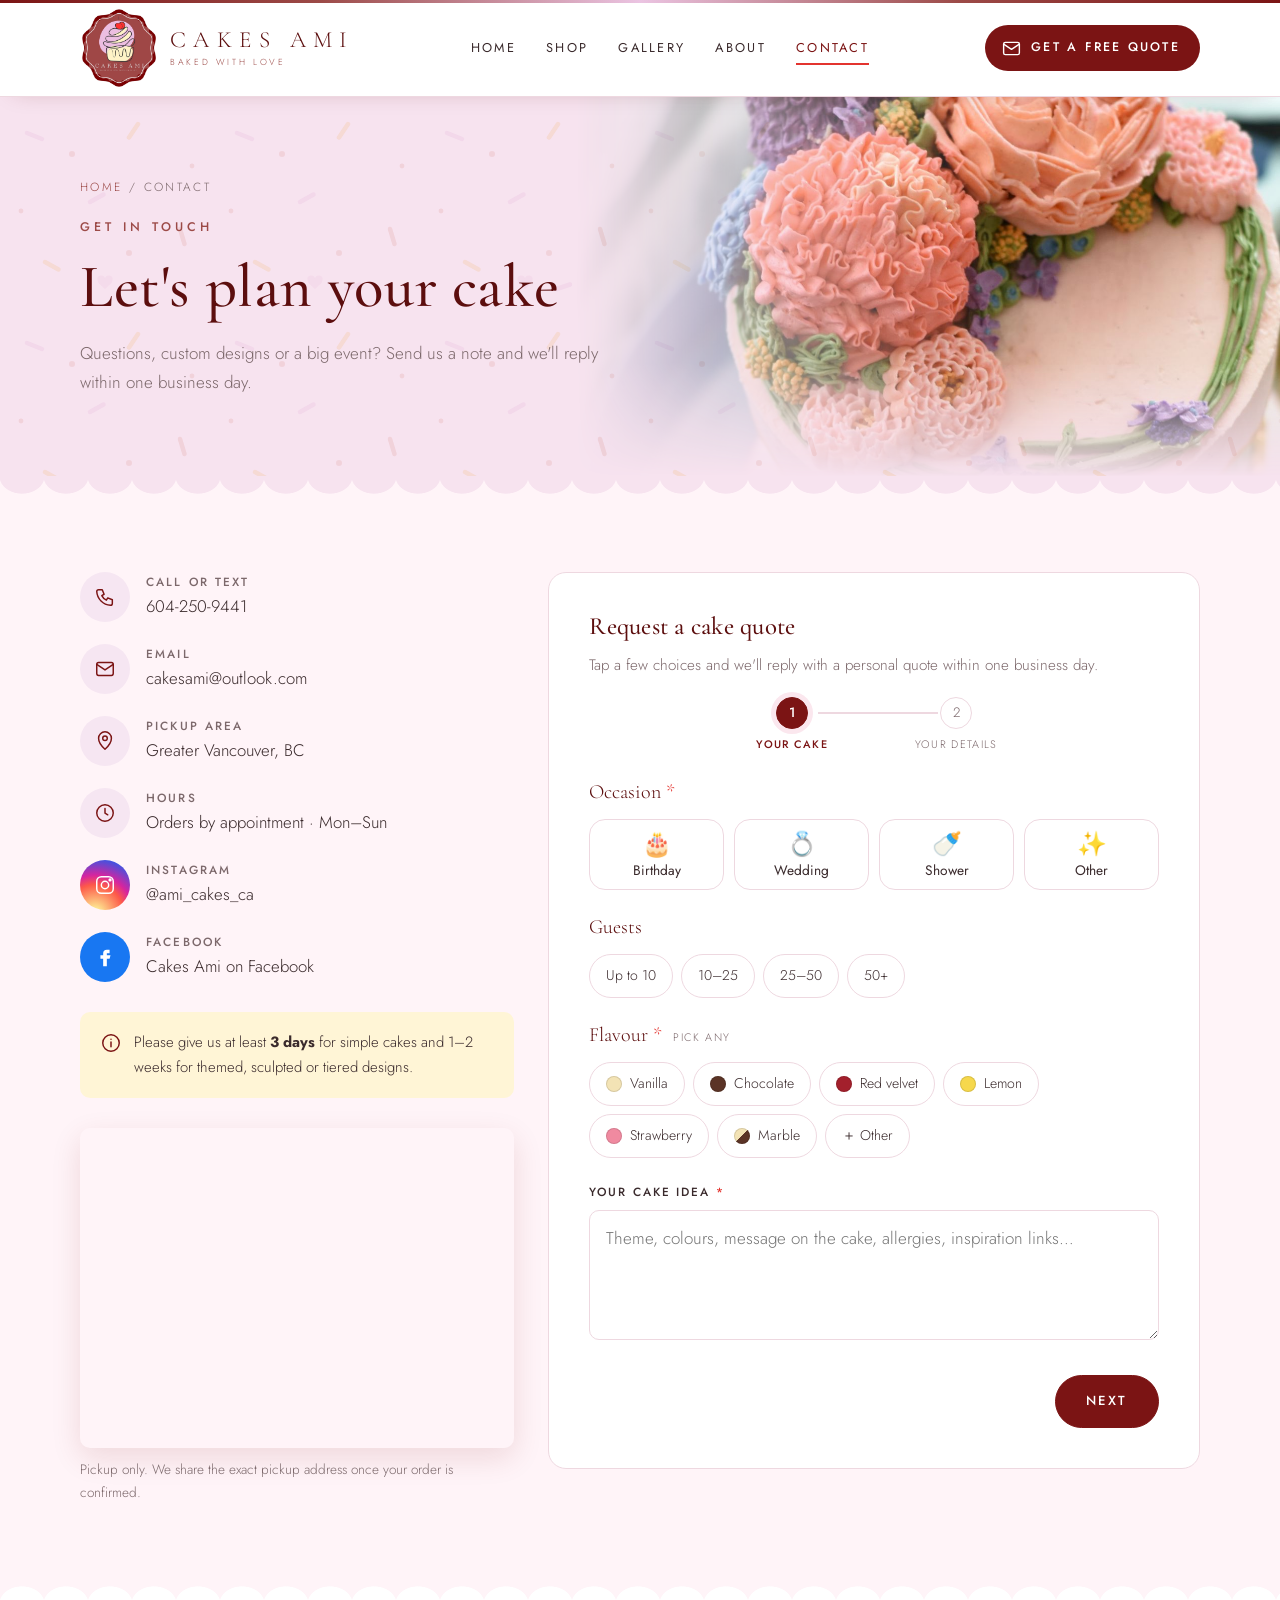
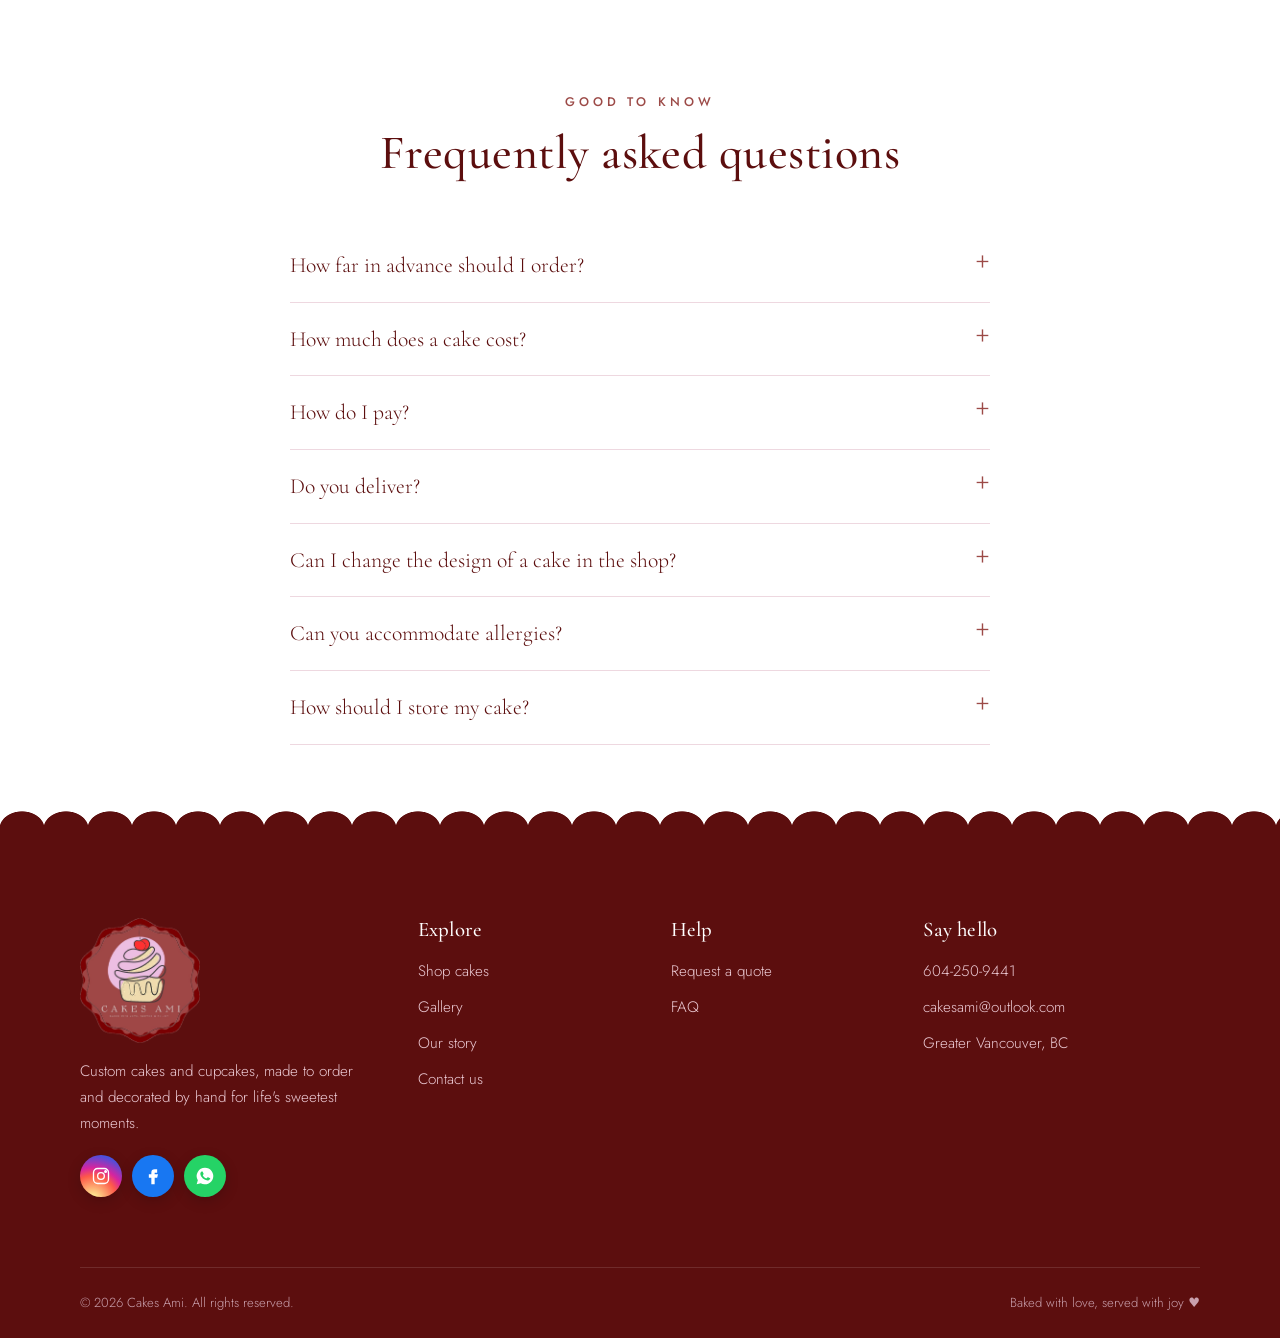
<file: contact.html>
<!doctype html>
<html lang="en">
<head>
<meta charset="utf-8">
<meta name="viewport" content="width=device-width, initial-scale=1">
<title>Contact & Custom Orders | Cakes Ami</title>
<meta name="description" content="Contact Cakes Ami for custom cake orders and questions. Call, email or send an enquiry.">
<meta name="theme-color" content="#7B1414">
<link rel="icon" type="image/png" href="assets/img/favicon.png">
<link rel="apple-touch-icon" href="assets/img/apple-touch-icon.png">
<link rel="preconnect" href="https://fonts.googleapis.com"><link rel="preconnect" href="https://fonts.gstatic.com" crossorigin>
<link href="https://fonts.googleapis.com/css2?family=Cormorant+Garamond:ital,wght@0,400;0,500;0,600;1,400;1,500&family=Jost:wght@300;400;500&display=swap" rel="stylesheet">
<link rel="stylesheet" href="assets/css/style.css">
</head>
<body data-page="contact">
<main id="main">
  <header class="page-banner">
    <div class="container">
      <div class="crumbs"><a href="index.html">Home</a> / Contact</div>
      <span class="eyebrow">Get in touch</span>
      <h1 id="pageBannerTitle">Let's plan your cake</h1>
      <p>Questions, custom designs or a big event? Send us a note and we'll reply within one business day.</p>
    </div>
  </header>
  <section style="padding-top:10px">
    <div class="container contact-grid">
      <div class="reveal">
        <ul class="info-list">
          <li><span class="ic" data-icon="phone"></span><div><strong>Call or text</strong><a data-biz="phone" href="#"></a></div></li>
          <li><span class="ic" data-icon="mail"></span><div><strong>Email</strong><a data-biz="email" href="#"></a></div></li>
          <li><span class="ic" data-icon="pin"></span><div><strong>Pickup area</strong><span data-biz="area"></span></div></li>
          <li><span class="ic" data-icon="clock"></span><div><strong>Hours</strong><span data-biz="hours"></span></div></li>
          <li><span class="ic" data-icon="insta"></span><div><strong>Instagram</strong><a href="https://www.instagram.com/ami_cakes_ca/" target="_blank" rel="noopener">@ami_cakes_ca</a></div></li>
          <li><span class="ic" data-icon="fb"></span><div><strong>Facebook</strong><a href="https://www.facebook.com/profile.php?id=61550721065017" target="_blank" rel="noopener">Cakes Ami on Facebook</a></div></li>
        </ul>
        <div class="note-box" style="margin-top:30px"><span data-icon="info"></span><div>Please give us at least <strong><span data-lead>3</span> days</strong> for simple cakes and 1&ndash;2 weeks for themed, sculpted or tiered designs.</div></div>
        <div class="map-wrap"><iframe title="Map of our pickup area, Greater Vancouver" src="https://www.google.com/maps?q=Greater+Vancouver,+BC&amp;z=10&amp;output=embed" loading="lazy" referrerpolicy="no-referrer-when-downgrade" allowfullscreen></iframe></div>
        <p class="map-note">Pickup only. We share the exact pickup address once your order is confirmed.</p>
      </div>
      <form class="card reveal builder" id="contactForm" novalidate><span id="custom" class="anchor"></span>
        <h3>Request a cake quote</h3>
        <p class="muted b-sub">Tap a few choices and we'll reply with a personal quote within one business day.</p>

        <ol class="b-progress two" aria-label="Steps">
          <li class="on"><span>1</span>Your cake</li>
          <li><span>2</span>Your details</li>
        </ol>

        <div class="b-step on" data-step="1">
        <p class="b-label">Occasion <span class="req">*</span></p>
        <div class="tiles t4" data-group="occasion" data-required>
          <label class="tile sm"><input type="radio" name="occasion" value="Birthday"><span class="emo">🎂</span><b>Birthday</b></label>
          <label class="tile sm"><input type="radio" name="occasion" value="Wedding"><span class="emo">💍</span><b>Wedding</b></label>
          <label class="tile sm"><input type="radio" name="occasion" value="Baby / bridal shower"><span class="emo">🍼</span><b>Shower</b></label>
          <label class="tile sm"><input type="radio" name="occasion" value="Something else"><span class="emo">✨</span><b>Other</b></label>
        </div>
        <div class="field b-other" id="ctOccWrap" hidden><input id="ctOccText" name="occasionText" maxlength="60" placeholder="What's the occasion? e.g. Graduation, Retirement" aria-label="Other occasion"></div>

        <p class="b-label">Guests</p>
        <div class="pchips" data-group="guests">
          <label class="pchip"><input type="radio" name="guests" value="Up to 10"><span>Up to 10</span></label>
          <label class="pchip"><input type="radio" name="guests" value="10–25"><span>10–25</span></label>
          <label class="pchip"><input type="radio" name="guests" value="25–50"><span>25–50</span></label>
          <label class="pchip"><input type="radio" name="guests" value="50+"><span>50+</span></label>
        </div>

        <p class="b-label">Flavour <span class="req">*</span> <small>pick any</small></p>
        <div class="pchips" data-group="flavour">
          <label class="pchip sw"><input type="checkbox" name="flavour" value="Vanilla Bean"><span><i style="--c:#F3E3B5"></i>Vanilla</span></label>
          <label class="pchip sw"><input type="checkbox" name="flavour" value="Rich Chocolate"><span><i style="--c:#5B3426"></i>Chocolate</span></label>
          <label class="pchip sw"><input type="checkbox" name="flavour" value="Red Velvet"><span><i style="--c:#A3202C"></i>Red velvet</span></label>
          <label class="pchip sw"><input type="checkbox" name="flavour" value="Lemon"><span><i style="--c:#F6D84C"></i>Lemon</span></label>
          <label class="pchip sw"><input type="checkbox" name="flavour" value="Strawberry"><span><i style="--c:#F08AA0"></i>Strawberry</span></label>
          <label class="pchip sw"><input type="checkbox" name="flavour" value="Marble"><span><i style="--c:linear-gradient(135deg,#F3E3B5 50%,#5B3426 50%)"></i>Marble</span></label>
          <label class="pchip"><input type="checkbox" name="flavourOther" id="ctFlavOther"><span>＋ Other</span></label>
        </div>
        <div class="field b-other" id="ctFlavWrap" hidden><input id="ctFlavText" name="flavourText" maxlength="60" placeholder="Which flavour? e.g. Coffee, Pistachio, Mango" aria-label="Other flavour"></div>

        <div class="form-grid" style="margin-top:24px">
          <div class="field full"><label for="ctMessage">Your cake idea <span class="req">*</span></label><textarea id="ctMessage" name="message" rows="3" required placeholder="Theme, colours, message on the cake, allergies, inspiration links&hellip;"></textarea></div>
        </div>
        </div>

        <div class="b-step" data-step="2">
        <div class="form-grid">
          <div class="field"><label for="ctName">Your name <span class="req">*</span></label><input id="ctName" name="name" autocomplete="name" required></div>
          <div class="field"><label for="ctEmail">Email <span class="req">*</span></label><input id="ctEmail" name="email" type="email" autocomplete="email" required></div>
          <div class="field"><label for="ctPhone">Phone <span class="req">*</span></label><input id="ctPhone" name="phone" type="tel" autocomplete="tel" required></div>
          <div class="field"><label for="ctDate">Pickup date <span class="req">*</span></label><input id="ctDate" name="date" type="date" required></div>
        </div>
        </div>

        <input class="hp" name="company" tabindex="-1" autocomplete="off" aria-hidden="true">
        <div class="form-msg" id="ctMsg" role="status"></div>
        <div class="b-nav">
          <button class="btn ghost" type="button" id="ctBack" hidden>Back</button>
          <button class="btn" type="button" id="ctNext">Next</button>
          <button class="btn" type="submit" id="ctSend" hidden>Send my request</button>
        </div>
      </form>
    </div>
  </section>

  <section class="bg-paper scallop-top" id="faq">
    <div class="container narrow">
      <div class="section-head reveal"><span class="eyebrow">Good to know</span><h2>Frequently asked questions</h2></div>
      <div class="faq reveal">
        <details><summary>How far in advance should I order?</summary><p>At least <span data-lead>3</span> days for cupcakes and simple cakes, 1&ndash;2 weeks for themed and sculpted cakes, and 1&ndash;3 months for wedding cakes. Short notice? Call us and we'll do our best.</p></details>
        <details><summary>How much does a cake cost?</summary><p>Every cake is made to order, so the price depends on the size, design and detail. Send us a quote request with what you have in mind and we'll reply with a personal quote, usually within one business day.</p></details>
        <details><summary>How do I pay?</summary><p>Once you're happy with your quote, we'll confirm your date and share the payment details (Interac e-Transfer).</p></details>
        <details><summary>Do you deliver?</summary><p>Orders are pickup only. We'll share the pickup address and confirm your time once your order is confirmed.</p></details>
        <details><summary>Can I change the design of a cake in the shop?</summary><p>Absolutely. Add your changes to the quote request on that cake's page, or send us a custom enquiry, and we'll include them in your quote.</p></details>
        <details><summary>Can you accommodate allergies?</summary><p>Please tell us about any allergies when you order. Our kitchen handles wheat, dairy, eggs and nuts, so we can't guarantee an allergen-free environment, but we'll always talk through your options.</p></details>
        <details><summary>How should I store my cake?</summary><p>Buttercream cakes keep best in the fridge. Bring them out 1&ndash;2 hours before serving. Fondant cakes prefer a cool, dry room. Keep your cake out of direct sun and drive home with it on a flat surface.</p></details>
      </div>
    </div>
  </section>
</main>
<script src="assets/js/config.js"></script>
<script src="assets/js/data.js"></script>
<script src="assets/js/app.js"></script>
</body>
</html>
</file>
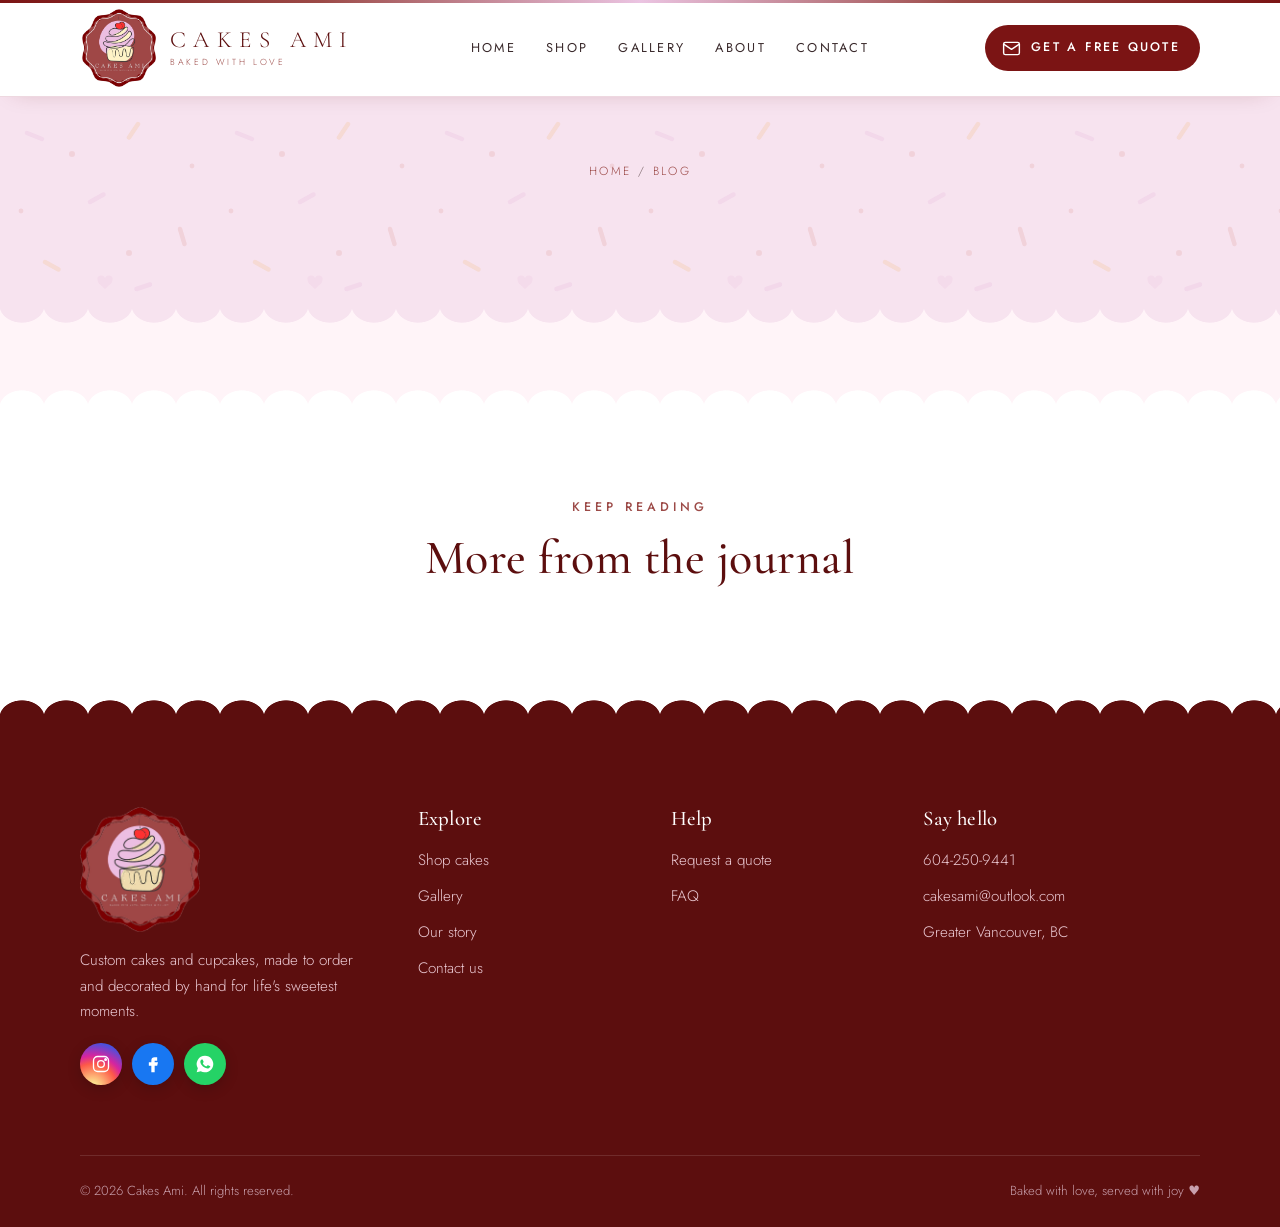
<file: post.html>
<!doctype html>
<html lang="en">
<head>
<meta charset="utf-8">
<meta name="viewport" content="width=device-width, initial-scale=1">
<title>Blog | Cakes Ami</title>
<meta name="description" content="Cake tips from Cakes Ami.">
<meta name="theme-color" content="#7B1414">
<link rel="icon" type="image/png" href="assets/img/favicon.png">
<link rel="apple-touch-icon" href="assets/img/apple-touch-icon.png">
<link rel="preconnect" href="https://fonts.googleapis.com"><link rel="preconnect" href="https://fonts.gstatic.com" crossorigin>
<link href="https://fonts.googleapis.com/css2?family=Cormorant+Garamond:ital,wght@0,400;0,500;0,600;1,400;1,500&family=Jost:wght@300;400;500&display=swap" rel="stylesheet">
<link rel="stylesheet" href="assets/css/style.css">
</head>
<body data-page="post">
<main id="main">

  <header class="page-banner">
    <div class="container narrow">
      <div class="crumbs"><a href="index.html">Home</a> / <a href="blog.html">Blog</a></div>
      <span class="eyebrow" id="postMeta"></span>
      <h1 id="postTitle"></h1>
    </div>
  </header>
  <section style="padding-top:0">
    <div class="container narrow" id="postRoot"></div>
  </section>
  <section class="bg-paper scallop-top">
    <div class="container">
      <div class="section-head"><span class="eyebrow">Keep reading</span><h2>More from the journal</h2></div>
      <div class="blog-grid" id="morePosts"></div>
    </div>
  </section>
</main>
<script src="assets/js/config.js"></script>
<script src="assets/js/data.js"></script>
<script src="assets/js/app.js"></script>
</body>
</html>
</file>
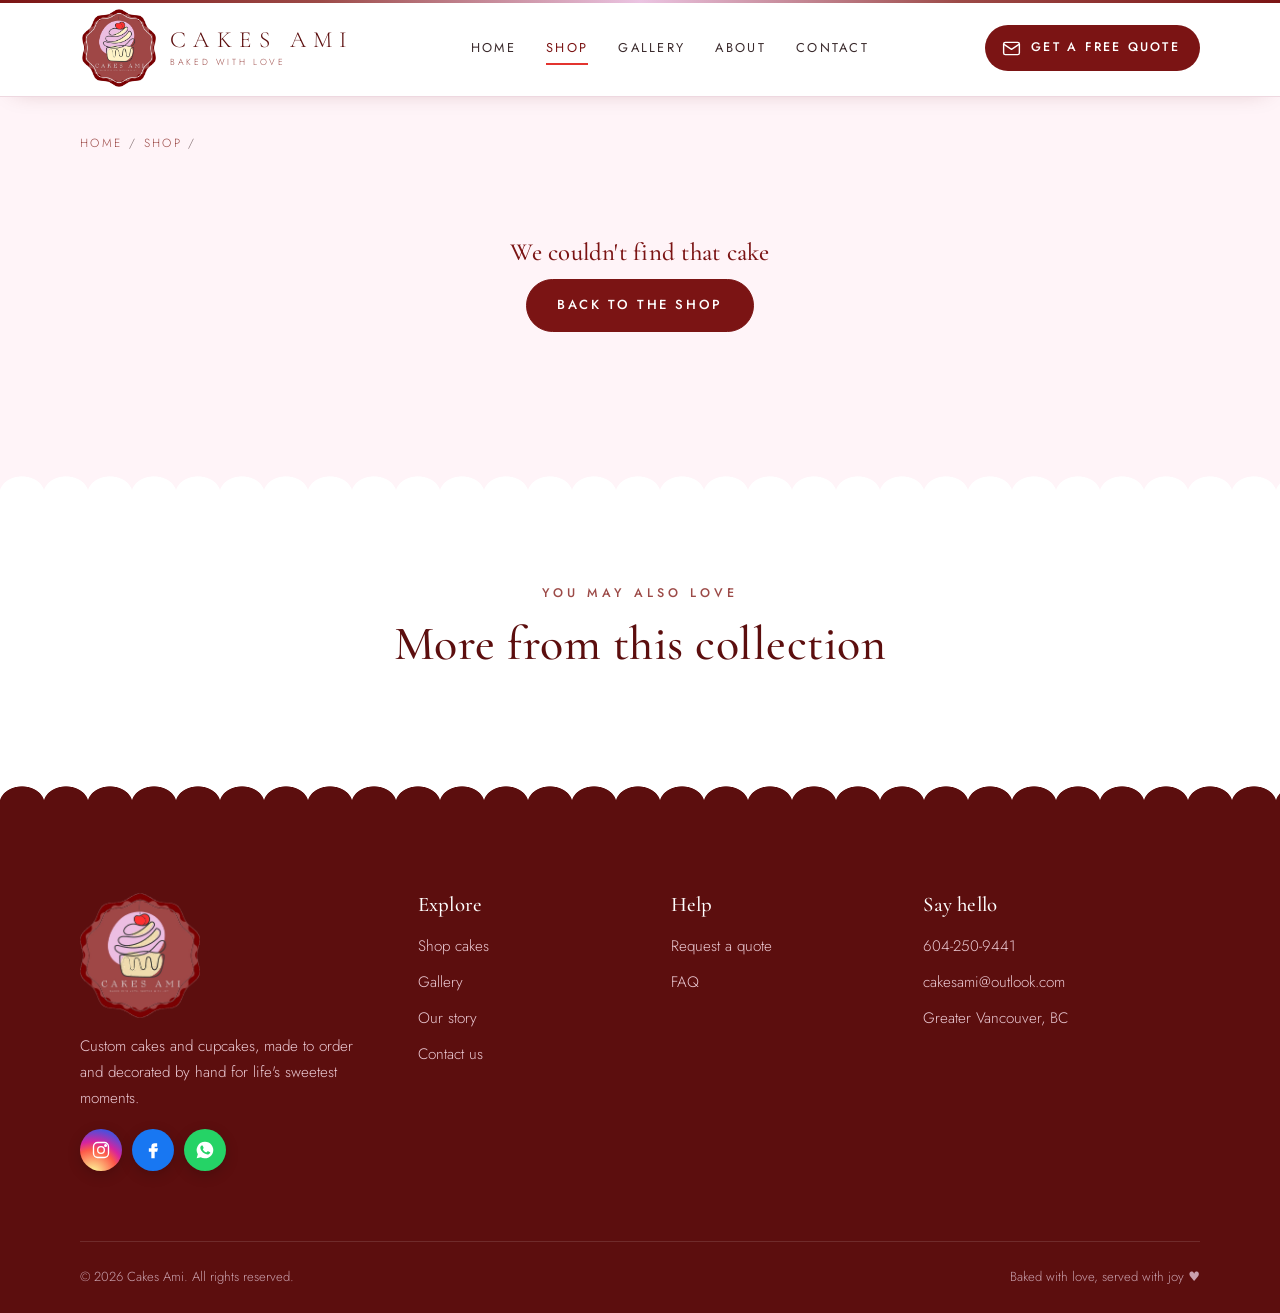
<file: product.html>
<!doctype html>
<html lang="en">
<head>
<meta charset="utf-8">
<meta name="viewport" content="width=device-width, initial-scale=1">
<title>Cake Details | Cakes Ami</title>
<meta name="description" content="Choose your size, flavour and message.">
<meta name="theme-color" content="#7B1414">
<link rel="icon" type="image/png" href="assets/img/favicon.png">
<link rel="apple-touch-icon" href="assets/img/apple-touch-icon.png">
<link rel="preconnect" href="https://fonts.googleapis.com"><link rel="preconnect" href="https://fonts.gstatic.com" crossorigin>
<link href="https://fonts.googleapis.com/css2?family=Cormorant+Garamond:ital,wght@0,400;0,500;0,600;1,400;1,500&family=Jost:wght@300;400;500&display=swap" rel="stylesheet">
<link rel="stylesheet" href="assets/css/style.css">
</head>
<body data-page="product">
<main id="main">

  <section style="padding-top:36px">
    <div class="container">
      <div class="crumbs" style="margin-bottom:26px"><a href="index.html">Home</a> / <a href="shop.html">Shop</a> / <span id="crumbName"></span></div>
      <div id="product"></div>
    </div>
  </section>
  <section class="bg-paper scallop-top">
    <div class="container">
      <div class="section-head"><span class="eyebrow">You may also love</span><h2>More from this collection</h2></div>
      <div class="product-grid" id="related"></div>
    </div>
  </section>
</main>
<script src="assets/js/config.js"></script>
<script src="assets/js/data.js"></script>
<script src="assets/js/app.js"></script>
</body>
</html>
</file>
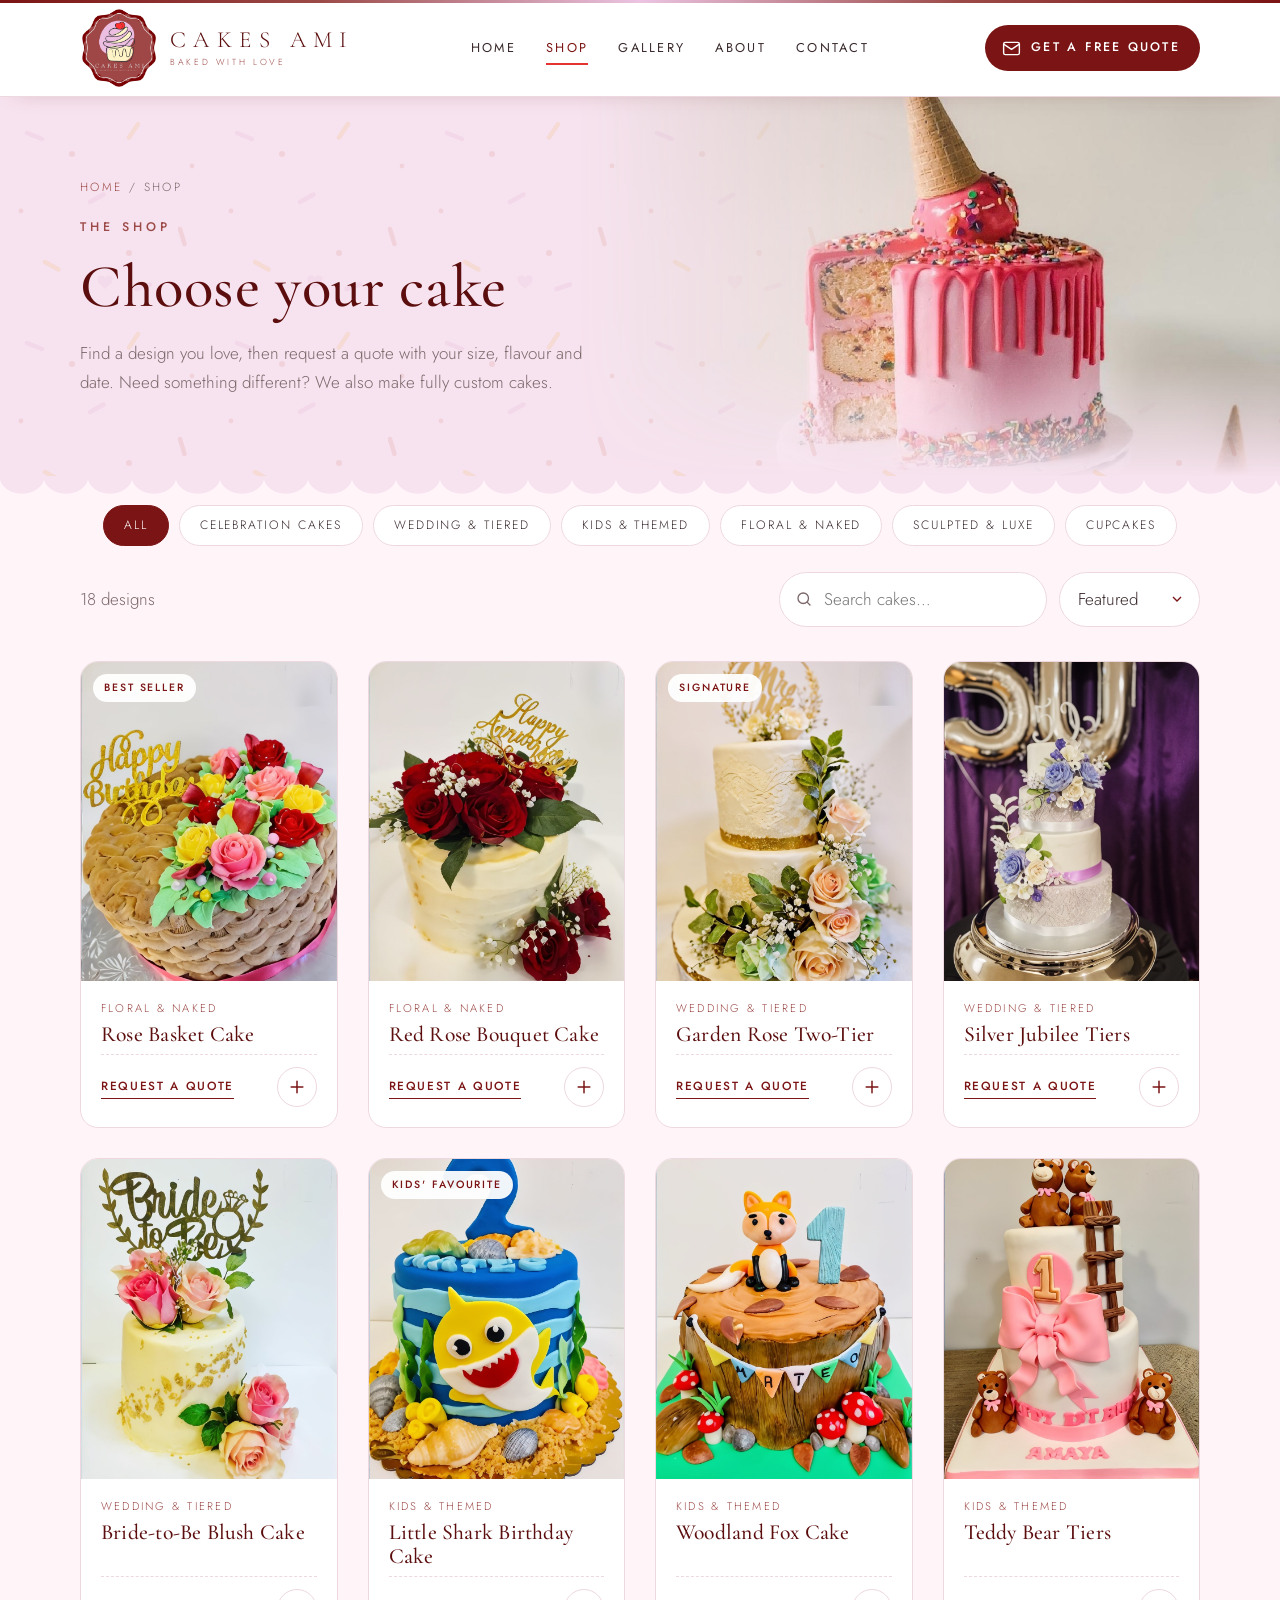
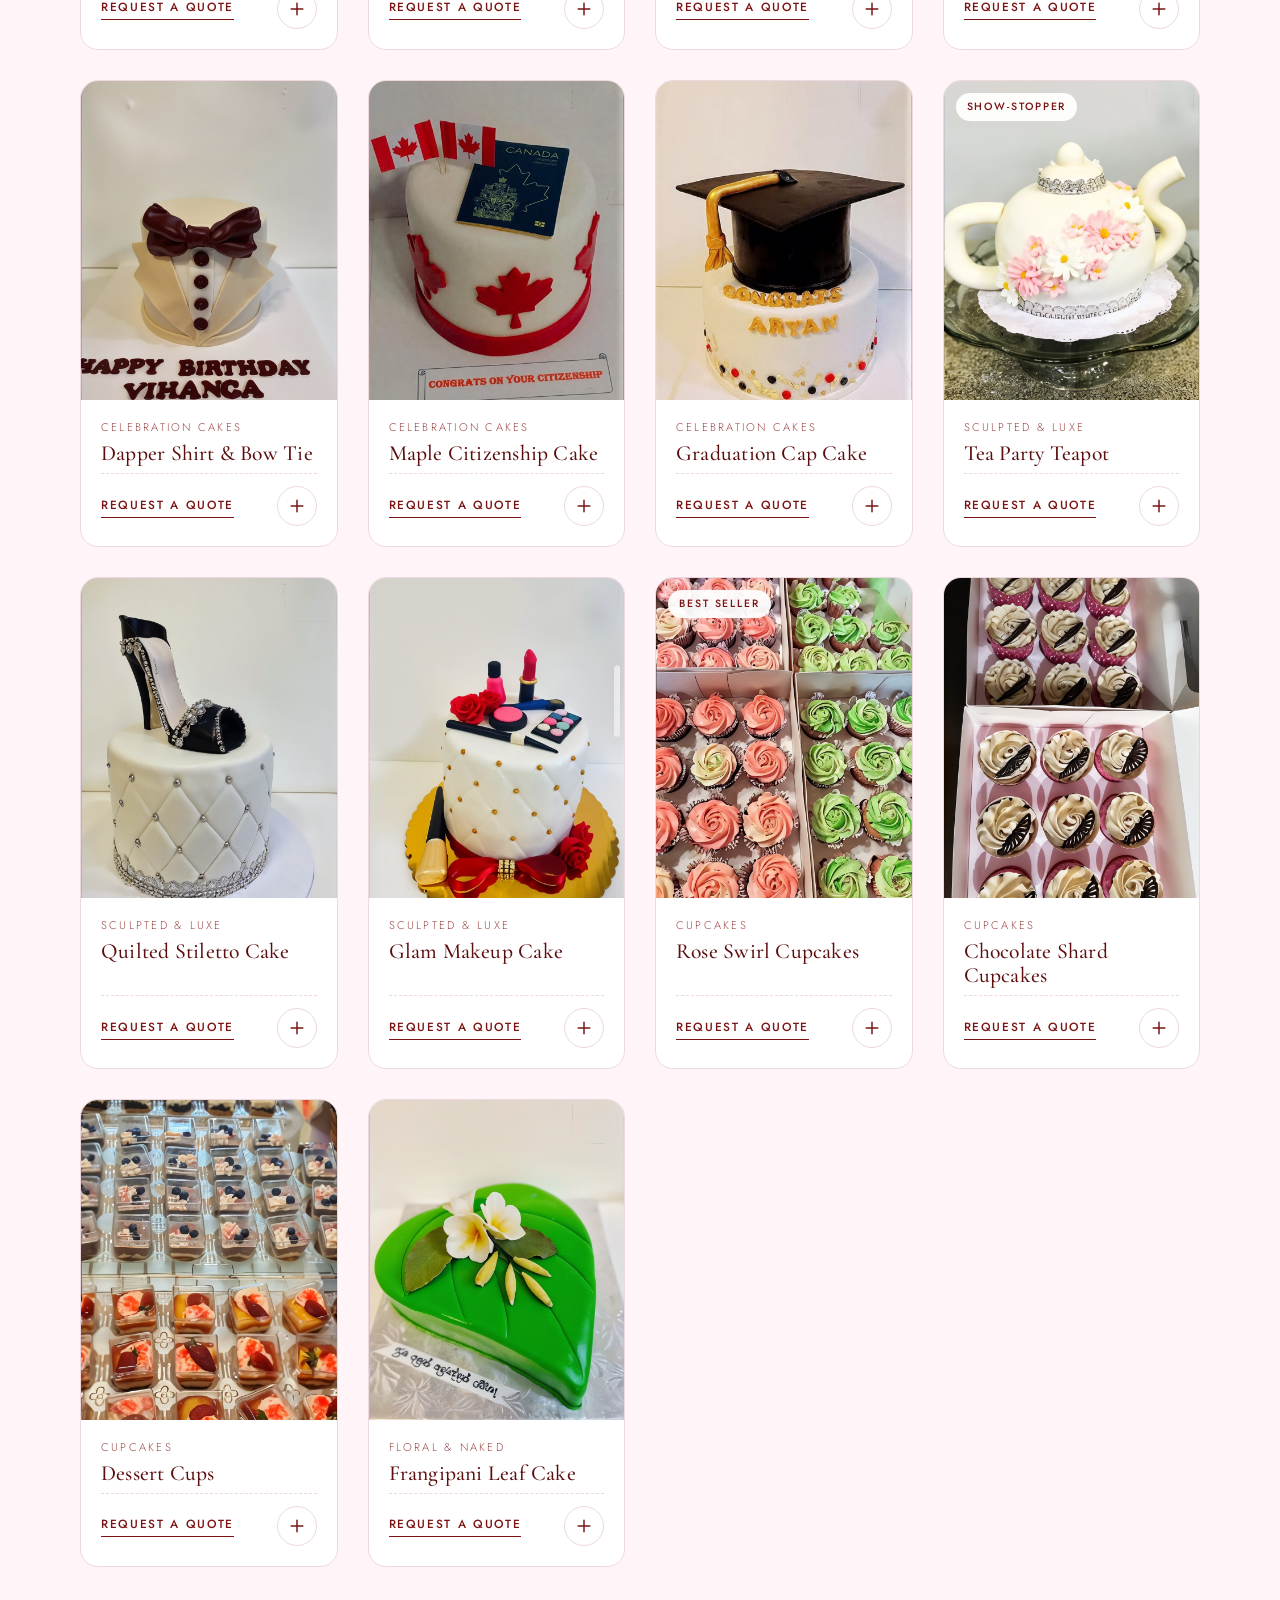
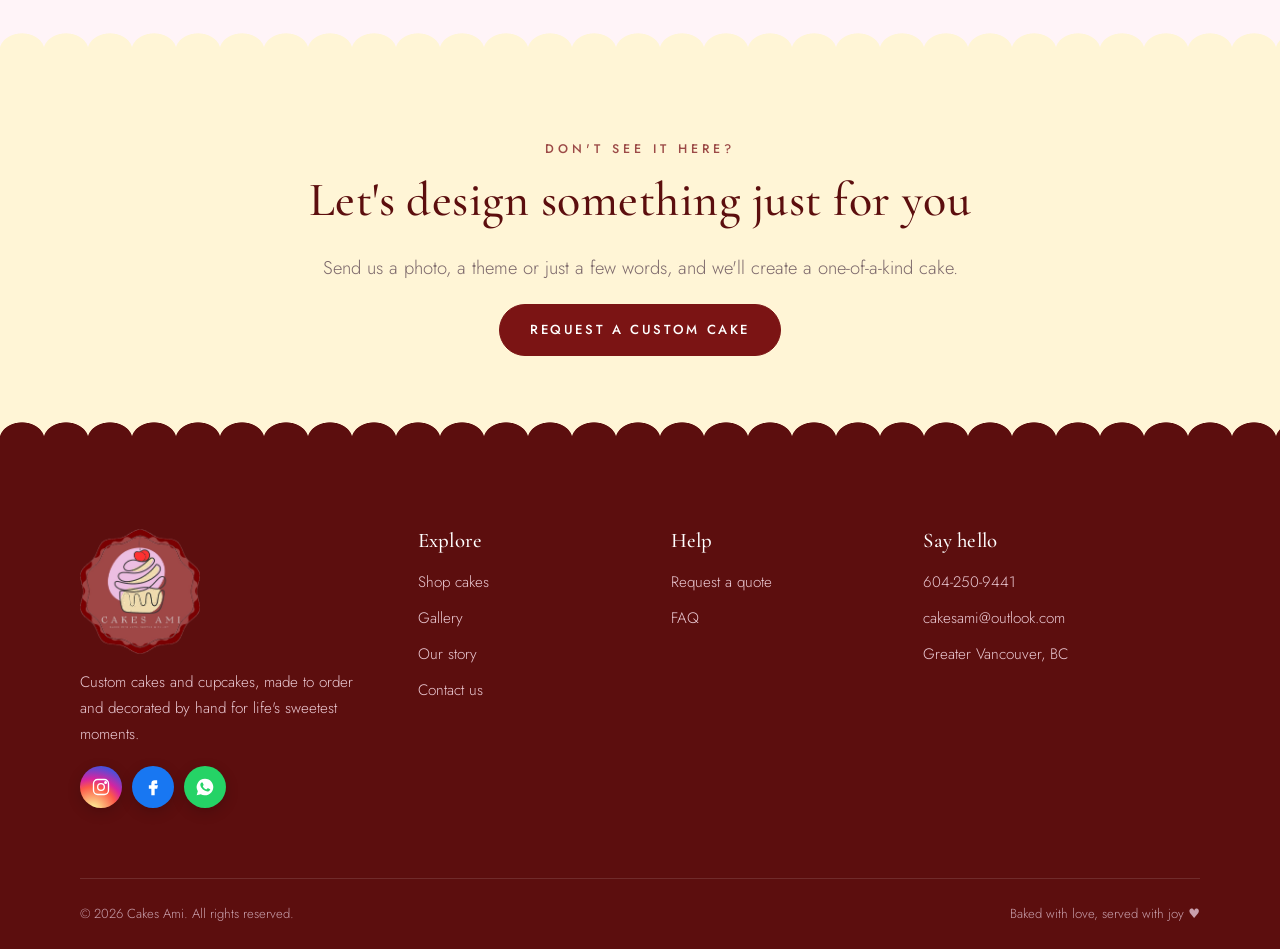
<file: shop.html>
<!doctype html>
<html lang="en">
<head>
<meta charset="utf-8">
<meta name="viewport" content="width=device-width, initial-scale=1">
<title>Shop Cakes & Cupcakes | Cakes Ami</title>
<meta name="description" content="Request a quote for custom celebration cakes, wedding tiers, themed kids' cakes and cupcakes for pickup.">
<meta name="theme-color" content="#7B1414">
<link rel="icon" type="image/png" href="assets/img/favicon.png">
<link rel="apple-touch-icon" href="assets/img/apple-touch-icon.png">
<link rel="preconnect" href="https://fonts.googleapis.com"><link rel="preconnect" href="https://fonts.gstatic.com" crossorigin>
<link href="https://fonts.googleapis.com/css2?family=Cormorant+Garamond:ital,wght@0,400;0,500;0,600;1,400;1,500&family=Jost:wght@300;400;500&display=swap" rel="stylesheet">
<link rel="stylesheet" href="assets/css/style.css">
</head>
<body data-page="shop">
<main id="main">
  <header class="page-banner">
    <div class="container">
      <div class="crumbs"><a href="index.html">Home</a> / Shop</div>
      <span class="eyebrow">The shop</span>
      <h1 id="pageBannerTitle">Choose your cake</h1>
      <p>Find a design you love, then request a quote with your size, flavour and date. Need something different? We also make fully custom cakes.</p>
    </div>
  </header>
  <section style="padding-top:10px">
    <div class="container">
      <div class="filters" id="shopCats" style="margin-bottom:26px"></div>
      <div class="shop-bar">
        <span class="muted" id="shopCount" aria-live="polite"></span>
        <div class="shop-tools">
          <label class="search"><span class="sr-only">Search cakes</span><span data-icon="search"></span><input id="shopSearch" type="search" placeholder="Search cakes&hellip;"></label>
          <label><span class="sr-only">Sort by</span><select class="select" id="shopSort"><option value="featured">Featured</option><option value="name">Name A&ndash;Z</option></select></label>
        </div>
      </div>
      <div class="product-grid" id="shopGrid"></div>
    </div>
  </section>
  <section class="bg-cream scallop-top">
    <div class="container center reveal narrow">
      <span class="eyebrow">Don't see it here?</span>
      <h2>Let's design something just for you</h2>
      <p class="lead">Send us a photo, a theme or just a few words, and we'll create a one-of-a-kind cake.</p>
      <a class="btn" href="contact.html#custom">Request a custom cake</a>
    </div>
  </section>
</main>
<script src="assets/js/config.js"></script>
<script src="assets/js/data.js"></script>
<script src="assets/js/app.js"></script>
</body>
</html>
</file>
<file: assets/css/style.css>
/* =========================================================
   Cakes Ami — design system
   Palette pulled from the logo badge:
   wine (outer ring), rose (inner badge), lilac (swirl),
   butter cream (cupcake), cherry (the cherry on top).
   ========================================================= */
:root {
  --bg: #FFF4F8;          /* logo background blush */
  --paper: #FFFFFF;
  --blush: #FBE7EE;
  --lilac: #EBC4E2;
  --lilac-soft: #F6E6F2;
  --cream: #FFF5D6;
  --wine: #7B1414;
  --wine-deep: #5C0E0E;
  --rose: #9C4A47;
  --cherry: #E3342F;
  --ink: #3A2A2C;
  --muted: #7C686B;
  --line: #EED8E0;

  --serif: "Cormorant Garamond", Georgia, "Times New Roman", serif;
  --sans: "Jost", "Segoe UI", system-ui, sans-serif;

  --radius: 18px;
  --radius-sm: 10px;
  --shadow: 0 18px 40px -22px rgba(92, 14, 14, .35);
  --shadow-sm: 0 8px 20px -14px rgba(92, 14, 14, .4);
  --max: 1200px;
  --gutter: clamp(16px, 4vw, 40px);
}

*, *::before, *::after { box-sizing: border-box; }
html { scroll-behavior: smooth; -webkit-text-size-adjust: 100%; }
body {
  margin: 0;
  background: var(--bg);
  color: var(--ink);
  font-family: var(--sans);
  font-weight: 300;
  font-size: 17px;
  line-height: 1.7;
  -webkit-font-smoothing: antialiased;
  overflow-x: hidden;
}
img { max-width: 100%; display: block; }
a { color: var(--wine); text-decoration: none; transition: color .2s; }
a:hover { color: var(--cherry); }
button, input, select, textarea { font: inherit; color: inherit; }
:focus-visible { outline: 2px solid var(--cherry); outline-offset: 3px; border-radius: 4px; }

h1, h2, h3, h4 {
  font-family: var(--serif);
  font-weight: 500;
  line-height: 1.12;
  margin: 0 0 .5em;
  color: var(--wine-deep);
  letter-spacing: .01em;
}
h1 { font-size: clamp(2.6rem, 6vw, 4.6rem); }
h2 { font-size: clamp(2rem, 4vw, 3rem); }
h3 { font-size: 1.55rem; }
h4 { font-size: 1.25rem; }
p { margin: 0 0 1.1em; }
em.script { font-style: italic; color: var(--rose); }

.container { width: 100%; max-width: var(--max); margin: 0 auto; padding: 0 var(--gutter); }
.narrow { max-width: 780px; }

/* Spaced caps — echoes "BAKED WITH LOVE, SERVED WITH JOY" in the logo */
.eyebrow {
  display: inline-block;
  font-family: var(--sans);
  font-size: .78rem;
  font-weight: 500;
  letter-spacing: .32em;
  text-transform: uppercase;
  color: var(--rose);
  margin-bottom: 14px;
}
.lead { font-size: 1.15rem; color: var(--muted); }
.center { text-align: center; }
.muted { color: var(--muted); }

/* ---------- Buttons ---------- */
.btn {
  display: inline-flex; align-items: center; justify-content: center; gap: 10px;
  padding: 14px 30px;
  border-radius: 999px;
  border: 1.5px solid var(--wine);
  background: var(--wine);
  color: #fff;
  font-family: var(--sans);
  font-size: .82rem;
  font-weight: 500;
  letter-spacing: .2em;
  text-transform: uppercase;
  cursor: pointer;
  transition: background .25s, color .25s, transform .25s, box-shadow .25s;
  white-space: nowrap;
}
.btn:hover { background: var(--wine-deep); color: #fff; transform: translateY(-2px); box-shadow: var(--shadow-sm); }
.btn.ghost { background: transparent; color: var(--wine); }
.btn.ghost:hover { background: var(--wine); color: #fff; }
.btn.light { background: #fff; border-color: #fff; color: var(--wine); }
.btn.light:hover { background: var(--cream); border-color: var(--cream); color: var(--wine-deep); }
.btn.block { width: 100%; }
.btn[disabled] { opacity: .5; pointer-events: none; }
.link-arrow {
  font-size: .8rem; font-weight: 500; letter-spacing: .2em; text-transform: uppercase;
  border-bottom: 1px solid currentColor; padding-bottom: 3px;
}

/* ---------- Top bar & header ---------- */
.topbar {
  background: var(--wine-deep);
  color: #F7DDE5;
  font-size: .8rem;
  letter-spacing: .08em;
}
.topbar .container { display: flex; justify-content: space-between; gap: 16px; padding-top: 8px; padding-bottom: 8px; }
.topbar a { color: #F7DDE5; }
.topbar a:hover { color: #fff; }
.topbar .tb-links { display: flex; gap: 22px; }
@media (max-width: 720px) { .topbar .tb-msg { display: none; } .topbar .container { justify-content: center; } }

.site-header {
  position: sticky; top: 0; z-index: 50;
  background: rgba(255, 244, 248, .92);
  backdrop-filter: saturate(1.4) blur(10px);
  -webkit-backdrop-filter: saturate(1.4) blur(10px);
  border-bottom: 1px solid transparent;
  transition: border-color .3s, box-shadow .3s;
}
.site-header.scrolled { border-color: var(--line); box-shadow: 0 10px 30px -25px rgba(92,14,14,.5); }
.nav-wrap { display: flex; align-items: center; justify-content: space-between; gap: 20px; height: 86px; }
.brand { display: flex; align-items: center; gap: 12px; color: var(--wine-deep); }
.brand img { width: 62px; height: 62px; object-fit: contain; transition: transform .4s; }
.brand:hover img { transform: rotate(-8deg); }
.brand-text { font-family: var(--serif); font-size: 1.45rem; letter-spacing: .32em; line-height: 1; text-transform: uppercase; }
.brand-text small { display: block; font-family: var(--sans); font-size: .55rem; letter-spacing: .3em; color: var(--rose); margin-top: 6px; }

.main-nav ul { list-style: none; margin: 0; padding: 0; display: flex; gap: 4px; }
.main-nav a {
  display: block; padding: 8px 13px;
  font-size: .8rem; font-weight: 400; letter-spacing: .18em; text-transform: uppercase;
  color: var(--ink); position: relative;
}
.main-nav a::after {
  content: ""; position: absolute; left: 13px; right: 13px; bottom: 2px; height: 1.5px;
  background: var(--cherry); transform: scaleX(0); transform-origin: left; transition: transform .3s;
}
.main-nav a:hover, .main-nav a.active { color: var(--wine); }
.main-nav a:hover::after, .main-nav a.active::after { transform: scaleX(1); }

.nav-actions { display: flex; align-items: center; gap: 8px; }
.icon-btn {
  position: relative; display: grid; place-items: center;
  width: 46px; height: 46px; border-radius: 50%;
  border: 1px solid var(--line); background: #fff; color: var(--wine); cursor: pointer;
  transition: background .2s, border-color .2s;
}
.icon-btn:hover { background: var(--blush); border-color: var(--lilac); color: var(--wine); }
.icon-btn svg { width: 20px; height: 20px; }
.cart-count {
  position: absolute; top: -3px; right: -3px;
  min-width: 20px; height: 20px; padding: 0 5px; border-radius: 10px;
  background: var(--cherry); color: #fff; font-size: .7rem; font-weight: 500;
  display: grid; place-items: center; line-height: 1;
}
.cart-count[data-n="0"] { display: none; }
.menu-toggle { display: none; }

@media (max-width: 1060px) {
  .menu-toggle { display: grid; }
  .main-nav {
    position: fixed; inset: 0 0 0 auto; width: min(340px, 86vw);
    background: var(--bg); padding: 100px 28px 28px;
    transform: translateX(100%); transition: transform .4s cubic-bezier(.2,.8,.2,1);
    box-shadow: -20px 0 60px -30px rgba(92,14,14,.5); z-index: 60; overflow-y: auto;
  }
  .main-nav.open { transform: none; }
  .main-nav ul { flex-direction: column; gap: 0; }
  .main-nav a { padding: 14px 4px; font-size: .95rem; border-bottom: 1px solid var(--line); }
  .main-nav a::after { display: none; }
  .nav-close { position: absolute; top: 22px; right: 22px; }
  .nav-backdrop { position: fixed; inset: 0; background: rgba(58,42,44,.35); z-index: 55; opacity: 0; pointer-events: none; transition: opacity .3s; }
  .nav-backdrop.show { opacity: 1; pointer-events: auto; }
}
@media (min-width: 1061px) { .nav-close, .nav-backdrop { display: none; } }
@media (max-width: 480px) {
  .brand-text { font-size: 1.1rem; letter-spacing: .22em; }
  .brand img { width: 52px; height: 52px; }
  .nav-wrap { height: 74px; }
}

/* ---------- Sections ---------- */
section { padding: clamp(64px, 9vw, 120px) 0; position: relative; }
.section-head { max-width: 640px; margin: 0 auto clamp(36px, 5vw, 60px); text-align: center; }
.section-head p { color: var(--muted); }
.bg-paper { background: var(--paper); }
.bg-cream { background: var(--cream); }
.bg-lilac { background: var(--lilac-soft); }
.bg-wine { background: var(--wine); color: #F7DDE5; }
.bg-wine h2, .bg-wine h3 { color: #fff; }
.bg-wine .eyebrow { color: var(--lilac); }

/* Scalloped edge — the logo's wavy badge border */
.scallop-top::before, .scallop-bottom::after {
  content: ""; position: absolute; left: 0; right: 0; height: 22px;
  background-repeat: repeat-x; background-size: 44px 22px;
}
.scallop-top::before { top: -21px; }
.scallop-bottom::after { bottom: -21px; transform: scaleY(-1); z-index: 2; }
.bg-paper.scallop-top::before, .bg-paper.scallop-bottom::after { background-image: url("data:image/svg+xml,%3Csvg xmlns='http://www.w3.org/2000/svg' width='44' height='22'%3E%3Cpath d='M0 22 Q11 0 22 22 Q33 0 44 22Z' fill='%23ffffff'/%3E%3C/svg%3E"); }
.bg-cream.scallop-top::before, .bg-cream.scallop-bottom::after { background-image: url("data:image/svg+xml,%3Csvg xmlns='http://www.w3.org/2000/svg' width='44' height='22'%3E%3Cpath d='M0 22 Q11 0 22 22 Q33 0 44 22Z' fill='%23FFF5D6'/%3E%3C/svg%3E"); }
.bg-wine.scallop-top::before, .bg-wine.scallop-bottom::after { background-image: url("data:image/svg+xml,%3Csvg xmlns='http://www.w3.org/2000/svg' width='44' height='22'%3E%3Cpath d='M0 22 Q11 0 22 22 Q33 0 44 22Z' fill='%237B1414'/%3E%3C/svg%3E"); }
.bg-lilac.scallop-top::before, .bg-lilac.scallop-bottom::after { background-image: url("data:image/svg+xml,%3Csvg xmlns='http://www.w3.org/2000/svg' width='44' height='22'%3E%3Cpath d='M0 22 Q11 0 22 22 Q33 0 44 22Z' fill='%23F6E6F2'/%3E%3C/svg%3E"); }

.divider { display: flex; align-items: center; justify-content: center; gap: 14px; color: var(--cherry); margin: 6px 0 18px; }
.divider::before, .divider::after { content: ""; width: 48px; height: 1px; background: var(--lilac); }
.divider svg { width: 18px; height: 18px; }

/* ---------- Hero ---------- */
.hero { padding: clamp(40px, 6vw, 80px) 0 clamp(70px, 9vw, 120px); overflow: hidden; }
.hero-grid { display: grid; grid-template-columns: 1.05fr 1fr; gap: clamp(30px, 5vw, 70px); align-items: center; }
.hero h1 { margin-bottom: .35em; }
.hero h1 em { font-style: italic; color: var(--rose); }
.hero .lead { max-width: 500px; margin-bottom: 34px; }
.hero-cta { display: flex; flex-wrap: wrap; gap: 14px; }
.hero-meta { display: flex; flex-wrap: wrap; gap: 30px; margin-top: 46px; padding-top: 28px; border-top: 1px solid var(--line); }
.hero-meta div { font-size: .82rem; letter-spacing: .12em; text-transform: uppercase; color: var(--muted); }
.hero-meta strong { display: block; font-family: var(--serif); font-size: 1.9rem; font-weight: 500; letter-spacing: 0; text-transform: none; color: var(--wine); line-height: 1.1; }

.hero-art { position: relative; height: clamp(420px, 48vw, 580px); }
.hero-art .blob { position: absolute; inset: 8% 4% 6% 10%; background: var(--lilac); border-radius: 46% 54% 50% 50% / 52% 44% 56% 48%; opacity: .55; }
.hero-art .blob.b2 { inset: 46% 52% -4% -2%; background: var(--cream); opacity: 1; }
.arch {
  position: absolute; overflow: hidden; background: #fff;
  border-radius: 999px 999px var(--radius) var(--radius);
  border: 6px solid #fff; box-shadow: var(--shadow);
}
.arch img { width: 100%; height: 100%; object-fit: cover; }
.hero-art .a1 { width: 46%; height: 78%; left: 26%; top: 0; z-index: 2; }
.hero-art .a2 { width: 34%; height: 54%; left: 0; bottom: 2%; z-index: 3; }
.hero-art .a3 { width: 34%; height: 54%; right: 0; bottom: 8%; z-index: 3; }
.hero-art .badge {
  position: absolute; right: 2%; top: 4%; z-index: 4; width: 116px; height: 116px;
  animation: spin 24s linear infinite;
}
.hero-art .badge-center { position: absolute; right: calc(2% + 38px); top: calc(4% + 38px); z-index: 5; width: 40px; height: 40px; color: var(--cherry); }
@keyframes spin { to { transform: rotate(360deg); } }
@media (max-width: 900px) {
  .hero-grid { grid-template-columns: 1fr; }
  .hero-art { height: 440px; max-width: 520px; margin: 0 auto; width: 100%; }
}
@media (max-width: 480px) { .hero-art { height: 360px; } .hero-art .badge { width: 90px; height: 90px; } .hero-art .badge-center { right: calc(2% + 27px); top: calc(4% + 27px); width: 36px; height: 36px; } }

/* ---------- Marquee ---------- */
.marquee { background: var(--wine); color: #FBE7EE; padding: 18px 0; overflow: hidden; }
.marquee-track { display: flex; gap: 48px; width: max-content; animation: marquee 38s linear infinite; }
.marquee span { font-family: var(--serif); font-size: 1.5rem; font-style: italic; white-space: nowrap; display: flex; align-items: center; gap: 48px; }
.marquee span::after { content: "✦"; font-style: normal; font-size: .9rem; color: var(--lilac); }
@keyframes marquee { to { transform: translateX(-50%); } }

/* ---------- Category tiles ---------- */
.cat-grid { display: grid; grid-template-columns: repeat(auto-fit, minmax(170px, 1fr)); gap: clamp(14px, 2vw, 26px); }
.cat-tile { text-align: center; color: var(--ink); }
.cat-tile .arch { position: relative; aspect-ratio: 3 / 4; width: 100%; border-width: 5px; }
.cat-tile .arch img { transition: transform .6s; }
.cat-tile:hover .arch img { transform: scale(1.07); }
.cat-tile h3 { font-size: 1.3rem; margin: 16px 0 2px; }
.cat-tile span { font-size: .75rem; letter-spacing: .2em; text-transform: uppercase; color: var(--muted); }

/* ---------- Product cards ---------- */
.product-grid { display: grid; grid-template-columns: repeat(auto-fill, minmax(230px, 1fr)); gap: clamp(18px, 2.4vw, 30px); }
.p-card { background: #fff; border-radius: var(--radius); overflow: hidden; border: 1px solid var(--line); display: flex; flex-direction: column; transition: transform .35s, box-shadow .35s; }
.p-card:hover { transform: translateY(-6px); box-shadow: var(--shadow); }
.p-card .p-img { position: relative; aspect-ratio: 4 / 5; overflow: hidden; background: var(--blush); }
.p-card .p-img img { width: 100%; height: 100%; object-fit: cover; transition: transform .6s; }
.p-card:hover .p-img img { transform: scale(1.06); }
.p-tag { position: absolute; top: 12px; left: 12px; background: rgba(255,255,255,.94); color: var(--wine); font-size: .66rem; letter-spacing: .18em; text-transform: uppercase; padding: 5px 11px; border-radius: 999px; font-weight: 500; }
.p-body { padding: 18px 20px 20px; display: flex; flex-direction: column; flex: 1; }
.p-body .p-cat { font-size: .7rem; letter-spacing: .2em; text-transform: uppercase; color: var(--rose); }
.p-body h3 { font-size: 1.35rem; margin: 4px 0 8px; }
.p-body h3 a { color: var(--wine-deep); }
.p-foot { margin-top: auto; display: flex; align-items: center; justify-content: space-between; gap: 10px; padding-top: 12px; border-top: 1px dashed var(--line); }
.price { font-family: var(--serif); font-size: 1.45rem; font-weight: 600; color: var(--wine); }
.price small { font-family: var(--sans); font-size: .7rem; font-weight: 400; color: var(--muted); letter-spacing: .1em; text-transform: uppercase; margin-right: 4px; }
.p-foot .icon-btn { width: 40px; height: 40px; }

/* ---------- Split / feature ---------- */
.split { display: grid; grid-template-columns: 1fr 1fr; gap: clamp(36px, 6vw, 90px); align-items: center; }
.split.reverse .split-media { order: 2; }
@media (max-width: 860px) { .split { grid-template-columns: 1fr; } .split.reverse .split-media { order: 0; } }
.photo-stack { position: relative; height: clamp(380px, 42vw, 520px); }
.photo-stack .arch:nth-child(1) { width: 62%; height: 88%; left: 0; top: 0; }
.photo-stack .arch:nth-child(2) { width: 46%; height: 60%; right: 0; bottom: 0; z-index: 2; }
.photo-stack .stamp { position: absolute; right: 6%; top: 4%; width: 120px; z-index: 3; filter: drop-shadow(0 10px 18px rgba(92,14,14,.25)); }

.ticks { list-style: none; padding: 0; margin: 0 0 30px; display: grid; gap: 12px; }
.ticks li { display: flex; gap: 12px; align-items: flex-start; }
.ticks li::before { content: ""; flex: none; width: 22px; height: 22px; margin-top: 3px; border-radius: 50%; background: var(--lilac-soft) url("data:image/svg+xml,%3Csvg xmlns='http://www.w3.org/2000/svg' viewBox='0 0 24 24' fill='none' stroke='%237B1414' stroke-width='3' stroke-linecap='round' stroke-linejoin='round'%3E%3Cpath d='M5 12.5l4.5 4.5L19 7.5'/%3E%3C/svg%3E") center/12px no-repeat; }

/* ---------- Steps ---------- */
.steps { display: grid; grid-template-columns: repeat(4, 1fr); gap: 24px; counter-reset: step; }
@media (max-width: 900px) { .steps { grid-template-columns: repeat(2, 1fr); } }
@media (max-width: 520px) { .steps { grid-template-columns: 1fr; } }
.step { background: rgba(255,255,255,.07); border: 1px solid rgba(255,255,255,.16); border-radius: var(--radius); padding: 30px 26px; }
.step::before { counter-increment: step; content: "0" counter(step); font-family: var(--serif); font-size: 2.8rem; font-style: italic; color: var(--lilac); line-height: 1; display: block; margin-bottom: 14px; }
.step h3 { font-size: 1.4rem; }
.step p { margin: 0; font-size: .95rem; color: #F2CFDA; }

/* ---------- Mosaic (portfolio teaser / gallery) ---------- */
.mosaic { columns: 4 220px; column-gap: 16px; }
.mosaic figure { margin: 0 0 16px; break-inside: avoid; border-radius: var(--radius-sm); overflow: hidden; position: relative; cursor: zoom-in; background: var(--blush); }
.mosaic img { width: 100%; height: auto; transition: transform .6s, filter .4s; }
.mosaic figure:hover img { transform: scale(1.05); }
.mosaic figcaption {
  position: absolute; inset: auto 0 0 0; padding: 30px 14px 12px;
  background: linear-gradient(transparent, rgba(60,10,10,.75));
  color: #fff; font-family: var(--serif); font-size: 1.1rem; font-style: italic;
  opacity: 0; transform: translateY(8px); transition: opacity .35s, transform .35s;
}
.mosaic figure:hover figcaption { opacity: 1; transform: none; }
@media (hover: none) { .mosaic figcaption { opacity: 1; transform: none; } }

.filters { display: flex; flex-wrap: wrap; justify-content: center; gap: 10px; margin-bottom: 40px; }
.chip {
  padding: 9px 20px; border-radius: 999px; border: 1px solid var(--line); background: #fff;
  font-size: .76rem; letter-spacing: .16em; text-transform: uppercase; cursor: pointer; color: var(--ink);
  transition: all .2s;
}
.chip:hover { border-color: var(--lilac); background: var(--lilac-soft); }
.chip.active { background: var(--wine); border-color: var(--wine); color: #fff; }

/* ---------- Lightbox ---------- */
.lightbox { position: fixed; inset: 0; z-index: 100; background: rgba(40, 10, 12, .92); display: none; align-items: center; justify-content: center; padding: 60px 16px; }
.lightbox.open { display: flex; }
.lightbox img { max-width: min(92vw, 900px); max-height: 80vh; width: auto; border-radius: var(--radius-sm); box-shadow: 0 30px 80px rgba(0,0,0,.5); background: #fff; }
.lightbox .lb-cap { position: absolute; bottom: 18px; left: 0; right: 0; text-align: center; color: #fff; font-family: var(--serif); font-size: 1.3rem; font-style: italic; padding: 0 16px; }
.lightbox button { position: absolute; background: rgba(255,255,255,.12); border: 0; color: #fff; width: 50px; height: 50px; border-radius: 50%; cursor: pointer; font-size: 1.5rem; display: grid; place-items: center; }
.lightbox button:hover { background: rgba(255,255,255,.25); }
.lb-close { top: 16px; right: 16px; }
.lb-prev { left: 16px; top: 50%; transform: translateY(-50%); }
.lb-next { right: 16px; top: 50%; transform: translateY(-50%); }
@media (max-width: 600px) { .lb-prev, .lb-next { top: auto; bottom: 60px; transform: none; } }

/* ---------- Promise cards ---------- */
.promise-grid { display: grid; grid-template-columns: repeat(3, 1fr); gap: 26px; }
@media (max-width: 860px) { .promise-grid { grid-template-columns: 1fr; } }
.promise { background: #fff; border-radius: var(--radius); padding: 36px 30px; text-align: center; border: 1px solid var(--line); }
.promise .ic { width: 70px; height: 70px; margin: 0 auto 18px; border-radius: 50%; background: var(--lilac-soft); display: grid; place-items: center; color: var(--wine); }
.promise .ic svg { width: 30px; height: 30px; }
.promise p { color: var(--muted); margin: 0; font-size: .97rem; }

/* ---------- CTA banner ---------- */
.cta-band { border-radius: calc(var(--radius) * 1.6); background: var(--wine); color: #FBE7EE; padding: clamp(40px, 6vw, 70px); display: grid; grid-template-columns: 1.4fr 1fr; gap: 30px; align-items: center; position: relative; overflow: hidden; }
.cta-band::after { content: ""; position: absolute; right: -60px; bottom: -80px; width: 300px; height: 300px; border-radius: 50%; background: var(--rose); opacity: .45; }
.cta-band h2 { color: #fff; }
.cta-band > * { position: relative; z-index: 1; }
.cta-band .btns { display: flex; gap: 12px; flex-wrap: wrap; justify-content: flex-end; }
@media (max-width: 860px) { .cta-band { grid-template-columns: 1fr; } .cta-band .btns { justify-content: flex-start; } }

/* ---------- Blog cards ---------- */
.blog-grid { display: grid; grid-template-columns: repeat(auto-fill, minmax(290px, 1fr)); gap: 30px; }
.b-card { background: #fff; border-radius: var(--radius); overflow: hidden; border: 1px solid var(--line); display: flex; flex-direction: column; transition: transform .35s, box-shadow .35s; color: var(--ink); }
.b-card:hover { transform: translateY(-6px); box-shadow: var(--shadow); color: var(--ink); }
.b-card .b-img { aspect-ratio: 16 / 10; overflow: hidden; background: var(--blush); display: grid; grid-template-columns: repeat(3, 1fr); gap: 3px; }
.b-card .b-img img { width: 100%; height: 100%; object-fit: cover; }
.b-body { padding: 24px 26px 28px; display: flex; flex-direction: column; flex: 1; }
.b-meta { font-size: .72rem; letter-spacing: .18em; text-transform: uppercase; color: var(--rose); margin-bottom: 8px; }
.b-body h3 { font-size: 1.5rem; }
.b-body p { color: var(--muted); font-size: .97rem; }
.b-body .link-arrow { margin-top: auto; align-self: flex-start; color: var(--wine); }

.article { font-size: 1.08rem; }
.article h2 { font-size: 2rem; margin-top: 1.6em; }
.article h3 { margin-top: 1.4em; }
.article ul, .article ol { padding-left: 1.3em; margin: 0 0 1.2em; }
.article li { margin-bottom: .45em; }
.article blockquote { margin: 1.8em 0; padding: 24px 30px; background: var(--lilac-soft); border-left: 4px solid var(--wine); border-radius: 0 var(--radius-sm) var(--radius-sm) 0; font-family: var(--serif); font-size: 1.45rem; font-style: italic; color: var(--wine-deep); line-height: 1.4; }
.article-hero { display: grid; grid-template-columns: repeat(3, 1fr); gap: 12px; margin: 34px 0 40px; }
.article-hero img { width: 100%; aspect-ratio: 3/4; object-fit: cover; border-radius: var(--radius-sm); }

/* ---------- Page banner ---------- */
.page-banner { padding: clamp(50px, 7vw, 90px) 0 clamp(50px, 6vw, 80px); text-align: center; background: radial-gradient(ellipse at 50% 0%, var(--lilac-soft), transparent 70%); }
.page-banner h1 { font-size: clamp(2.4rem, 5vw, 3.8rem); }
.page-banner p { max-width: 620px; margin: 0 auto; color: var(--muted); }
.crumbs { font-size: .74rem; letter-spacing: .2em; text-transform: uppercase; color: var(--muted); margin-bottom: 14px; }
.crumbs a { color: var(--rose); }

/* ---------- Shop layout ---------- */
.shop-bar { display: flex; flex-wrap: wrap; justify-content: space-between; align-items: center; gap: 16px; margin-bottom: 34px; }
.shop-bar .filters { margin: 0; justify-content: flex-start; }
.search { position: relative; min-width: 240px; }
.search input { width: 100%; padding: 12px 18px 12px 44px; border-radius: 999px; border: 1px solid var(--line); background: #fff; }
.search svg { position: absolute; left: 16px; top: 50%; transform: translateY(-50%); width: 18px; height: 18px; color: var(--muted); }
.select { padding: 12px 40px 12px 18px; border-radius: 999px; border: 1px solid var(--line); background: #fff url("data:image/svg+xml,%3Csvg xmlns='http://www.w3.org/2000/svg' viewBox='0 0 24 24' fill='none' stroke='%237B1414' stroke-width='2'%3E%3Cpath d='M6 9l6 6 6-6'/%3E%3C/svg%3E") right 14px center/16px no-repeat; appearance: none; -webkit-appearance: none; cursor: pointer; }
.shop-tools { display: flex; gap: 12px; flex-wrap: wrap; }
.empty { text-align: center; padding: 60px 20px; color: var(--muted); }
.empty h3 { color: var(--wine); }

/* ---------- Product detail ---------- */
.pd-grid { display: grid; grid-template-columns: 1fr 1fr; gap: clamp(30px, 5vw, 70px); align-items: start; }
@media (max-width: 860px) { .pd-grid { grid-template-columns: 1fr; } }
.pd-media { position: sticky; top: 110px; }
@media (max-width: 860px) { .pd-media { position: static; } }
.pd-main { border-radius: var(--radius); overflow: hidden; background: #fff; border: 6px solid #fff; box-shadow: var(--shadow); aspect-ratio: 4/5; }
.pd-main img { width: 100%; height: 100%; object-fit: cover; }
.pd-thumbs { display: flex; gap: 10px; margin-top: 14px; }
.pd-thumbs button { width: 74px; height: 92px; border-radius: var(--radius-sm); overflow: hidden; border: 2px solid transparent; padding: 0; cursor: pointer; background: #fff; }
.pd-thumbs button.active { border-color: var(--wine); }
.pd-thumbs img { width: 100%; height: 100%; object-fit: cover; }
.pd-info .price { font-size: 2rem; }
.pd-info .serves { color: var(--muted); font-size: .9rem; margin-left: 8px; }
.opt { margin: 22px 0; }
.opt > label, .opt > .opt-label { display: block; font-size: .74rem; letter-spacing: .2em; text-transform: uppercase; font-weight: 500; margin-bottom: 10px; color: var(--ink); }
.opt-row { display: flex; flex-wrap: wrap; gap: 10px; }
.opt-row input { position: absolute; opacity: 0; pointer-events: none; }
.opt-row label { padding: 10px 18px; border-radius: var(--radius-sm); border: 1px solid var(--line); background: #fff; cursor: pointer; font-size: .92rem; transition: all .2s; line-height: 1.3; text-align: center; }
.opt-row label small { display: block; font-size: .72rem; color: var(--muted); }
.opt-row input:checked + label { border-color: var(--wine); background: var(--blush); color: var(--wine-deep); box-shadow: inset 0 0 0 1px var(--wine); }
.opt-row input:focus-visible + label { outline: 2px solid var(--cherry); outline-offset: 2px; }
.qty { display: inline-flex; align-items: center; border: 1px solid var(--line); border-radius: 999px; background: #fff; }
.qty button { width: 42px; height: 46px; border: 0; background: none; cursor: pointer; font-size: 1.2rem; color: var(--wine); }
.qty input { width: 44px; text-align: center; border: 0; background: none; -moz-appearance: textfield; }
.qty input::-webkit-outer-spin-button, .qty input::-webkit-inner-spin-button { -webkit-appearance: none; margin: 0; }
.buy-row { display: flex; gap: 12px; flex-wrap: wrap; align-items: center; margin-top: 26px; }
.note-box { margin-top: 28px; padding: 18px 20px; border-radius: var(--radius-sm); background: var(--cream); font-size: .93rem; display: flex; gap: 12px; }
.note-box svg { flex: none; width: 22px; height: 22px; color: var(--wine); margin-top: 2px; }

/* ---------- Forms ---------- */
.form-grid { display: grid; grid-template-columns: 1fr 1fr; gap: 18px 20px; }
.form-grid .full { grid-column: 1 / -1; }
@media (max-width: 600px) { .form-grid { grid-template-columns: 1fr; } }
.field label { display: block; font-size: .74rem; letter-spacing: .16em; text-transform: uppercase; font-weight: 500; margin-bottom: 8px; }
.field label .req { color: var(--cherry); }
.field input, .field select, .field textarea {
  width: 100%; padding: 13px 16px; border-radius: var(--radius-sm); border: 1px solid var(--line); background: #fff;
  transition: border-color .2s, box-shadow .2s;
}
.field select { appearance: none; -webkit-appearance: none; background: #fff url("data:image/svg+xml,%3Csvg xmlns='http://www.w3.org/2000/svg' viewBox='0 0 24 24' fill='none' stroke='%237B1414' stroke-width='2'%3E%3Cpath d='M6 9l6 6 6-6'/%3E%3C/svg%3E") right 14px center/16px no-repeat; padding-right: 40px; }
.field textarea { min-height: 130px; resize: vertical; }
.field input:focus, .field select:focus, .field textarea:focus { outline: none; border-color: var(--rose); box-shadow: 0 0 0 4px rgba(235, 196, 226, .5); }
.field .hint { font-size: .8rem; color: var(--muted); margin-top: 6px; }
.hp { position: absolute; left: -9999px; }
.card { background: #fff; border-radius: var(--radius); border: 1px solid var(--line); padding: clamp(24px, 4vw, 40px); }
.form-msg { margin-top: 16px; padding: 14px 18px; border-radius: var(--radius-sm); font-size: .95rem; display: none; }
.form-msg.show { display: block; }
.form-msg.ok { background: #EAF6EC; color: #24572E; }
.form-msg.err { background: #FDE8E8; color: #8A1C1C; }

.pay-opts { display: grid; gap: 12px; }
.pay-opt { display: flex; gap: 14px; align-items: flex-start; padding: 16px 18px; border: 1px solid var(--line); border-radius: var(--radius-sm); cursor: pointer; background: #fff; transition: all .2s; }
.pay-opt input { margin-top: 5px; accent-color: var(--wine); }
.pay-opt:has(input:checked) { border-color: var(--wine); background: var(--blush); }
.pay-opt strong { display: block; font-weight: 500; }
.pay-opt span { font-size: .88rem; color: var(--muted); }

/* ---------- Cart & checkout ---------- */
.cart-layout { display: grid; grid-template-columns: 1.6fr 1fr; gap: 34px; align-items: start; }
@media (max-width: 960px) { .cart-layout { grid-template-columns: 1fr; } }
.cart-item { display: grid; grid-template-columns: 96px 1fr auto; gap: 18px; padding: 20px 0; border-bottom: 1px solid var(--line); align-items: center; }
.cart-item:first-child { padding-top: 0; }
.cart-item img { width: 96px; height: 116px; object-fit: cover; border-radius: var(--radius-sm); }
.cart-item h3 { font-size: 1.3rem; margin-bottom: 4px; }
.cart-item .ci-opts { font-size: .86rem; color: var(--muted); line-height: 1.5; }
.cart-item .ci-right { text-align: right; display: flex; flex-direction: column; align-items: flex-end; gap: 10px; }
.cart-item .qty button { width: 34px; height: 38px; }
.cart-item .qty input { width: 34px; }
.remove { background: none; border: 0; color: var(--muted); font-size: .76rem; letter-spacing: .14em; text-transform: uppercase; cursor: pointer; padding: 0; text-decoration: underline; }
.remove:hover { color: var(--cherry); }
@media (max-width: 560px) { .cart-item { grid-template-columns: 76px 1fr; } .cart-item img { width: 76px; height: 94px; } .cart-item .ci-right { grid-column: 1 / -1; flex-direction: row; justify-content: space-between; align-items: center; } }
.summary { position: sticky; top: 110px; }
.summary h3 { font-size: 1.6rem; }
.sum-row { display: flex; justify-content: space-between; gap: 12px; padding: 10px 0; font-size: .97rem; }
.sum-row.total { border-top: 1px solid var(--line); margin-top: 8px; padding-top: 16px; font-size: 1.1rem; font-weight: 500; }
.sum-row.total span:last-child { font-family: var(--serif); font-size: 1.7rem; color: var(--wine); font-weight: 600; }
.sum-line { display: flex; gap: 12px; padding: 12px 0; border-bottom: 1px dashed var(--line); font-size: .92rem; }
.sum-line img { width: 54px; height: 64px; object-fit: cover; border-radius: 8px; }
.sum-line div { flex: 1; }
.sum-line small { color: var(--muted); display: block; line-height: 1.4; }

.confirm { text-align: center; max-width: 680px; margin: 0 auto; }
.confirm .tick { width: 90px; height: 90px; border-radius: 50%; background: var(--lilac-soft); display: grid; place-items: center; margin: 0 auto 24px; color: var(--wine); }
.confirm .tick svg { width: 40px; height: 40px; }
.order-id { display: inline-block; font-family: var(--serif); font-size: 2rem; letter-spacing: .08em; background: var(--cream); padding: 6px 22px; border-radius: var(--radius-sm); color: var(--wine-deep); margin: 6px 0 20px; }
.pay-box { text-align: left; background: #fff; border: 1px solid var(--line); border-radius: var(--radius); padding: 26px 30px; margin: 26px 0; }
.pay-box dl { display: grid; grid-template-columns: auto 1fr; gap: 8px 20px; margin: 0; }
.pay-box dt { color: var(--muted); font-size: .88rem; }
.pay-box dd { margin: 0; font-weight: 500; word-break: break-word; }

/* ---------- Tracking ---------- */
.track-form { display: flex; gap: 12px; flex-wrap: wrap; }
.track-form input { flex: 1; min-width: 200px; padding: 15px 22px; border-radius: 999px; border: 1px solid var(--line); background: #fff; font-size: 1rem; letter-spacing: .06em; text-transform: uppercase; }
.timeline { list-style: none; padding: 0; margin: 30px 0 0; display: grid; grid-template-columns: repeat(5, 1fr); position: relative; }
.timeline::before { content: ""; position: absolute; top: 22px; left: 10%; right: 10%; height: 2px; background: var(--line); }
.timeline li { text-align: center; position: relative; font-size: .78rem; letter-spacing: .1em; text-transform: uppercase; color: var(--muted); padding: 0 4px; }
.timeline .dot { width: 46px; height: 46px; border-radius: 50%; margin: 0 auto 10px; background: #fff; border: 2px solid var(--line); display: grid; place-items: center; position: relative; z-index: 1; }
.timeline .dot svg { width: 20px; height: 20px; }
.timeline li.done { color: var(--wine); }
.timeline li.done .dot { background: var(--wine); border-color: var(--wine); color: #fff; }
.timeline li.current .dot { background: var(--cherry); border-color: var(--cherry); color: #fff; box-shadow: 0 0 0 6px rgba(227, 52, 47, .18); }
.timeline li.current { color: var(--cherry); font-weight: 500; }
@media (max-width: 640px) {
  .timeline { grid-template-columns: 1fr; gap: 14px; }
  .timeline::before { top: 10px; bottom: 10px; left: 22px; right: auto; width: 2px; height: auto; }
  .timeline li { display: flex; align-items: center; gap: 14px; text-align: left; }
  .timeline .dot { margin: 0; flex: none; }
}

/* ---------- Contact ---------- */
.contact-grid { display: grid; grid-template-columns: 1fr 1.5fr; gap: 34px; align-items: start; }
@media (max-width: 900px) { .contact-grid { grid-template-columns: 1fr; } }
.info-list { list-style: none; padding: 0; margin: 0; display: grid; gap: 22px; }
.info-list li { display: flex; gap: 16px; }
.info-list .ic { flex: none; width: 50px; height: 50px; border-radius: 50%; background: var(--lilac-soft); display: grid; place-items: center; color: var(--wine); }
.info-list .ic svg { width: 22px; height: 22px; }
.info-list strong { display: block; font-size: .74rem; letter-spacing: .18em; text-transform: uppercase; font-weight: 500; color: var(--muted); }
.info-list a, .info-list span { font-size: 1.05rem; color: var(--ink); word-break: break-word; }

.faq details { border-bottom: 1px solid var(--line); padding: 18px 0; }
.faq summary { cursor: pointer; font-family: var(--serif); font-size: 1.35rem; color: var(--wine-deep); list-style: none; display: flex; justify-content: space-between; gap: 16px; }
.faq summary::-webkit-details-marker { display: none; }
.faq summary::after { content: "+"; font-family: var(--sans); font-weight: 300; font-size: 1.6rem; line-height: 1; color: var(--rose); transition: transform .3s; }
.faq details[open] summary::after { transform: rotate(45deg); }
.faq details p { margin: 12px 0 0; color: var(--muted); }

/* ---------- Team / values (about) ---------- */
.values { display: grid; grid-template-columns: repeat(4, 1fr); gap: 22px; }
@media (max-width: 900px) { .values { grid-template-columns: repeat(2, 1fr); } }
@media (max-width: 480px) { .values { grid-template-columns: 1fr; } }
.value { padding: 30px 24px; border-radius: var(--radius); background: #fff; border: 1px solid var(--line); }
.value .num { font-family: var(--serif); font-style: italic; font-size: 2.2rem; color: var(--lilac); line-height: 1; }
.value h3 { margin: 12px 0 8px; font-size: 1.35rem; }
.value p { margin: 0; color: var(--muted); font-size: .95rem; }
.quote-big { font-family: var(--serif); font-size: clamp(1.7rem, 3.4vw, 2.6rem); font-style: italic; line-height: 1.3; color: var(--wine-deep); max-width: 860px; margin: 0 auto; text-align: center; }

/* ---------- Footer ---------- */
.site-footer { background: var(--wine-deep); color: #EBC9D3; padding: 90px 0 0; position: relative; margin-top: 22px; font-size: .95rem; }
.site-footer::before { content: ""; position: absolute; left: 0; right: 0; top: -21px; height: 22px; background: url("data:image/svg+xml,%3Csvg xmlns='http://www.w3.org/2000/svg' width='44' height='22'%3E%3Cpath d='M0 22 Q11 0 22 22 Q33 0 44 22Z' fill='%235C0E0E'/%3E%3C/svg%3E") repeat-x; background-size: 44px 22px; }
.footer-grid { display: grid; grid-template-columns: 1.4fr 1fr 1fr 1.3fr; gap: 40px; }
@media (max-width: 900px) { .footer-grid { grid-template-columns: 1fr 1fr; } }
@media (max-width: 520px) { .footer-grid { grid-template-columns: 1fr; } }
.site-footer h4 { color: #fff; font-size: 1.3rem; margin-bottom: 18px; }
.site-footer a { color: #EBC9D3; }
.site-footer a:hover { color: #fff; }
.site-footer ul { list-style: none; padding: 0; margin: 0; display: grid; gap: 10px; }
.f-brand img { width: 120px; margin-bottom: 16px; }
.f-brand p { max-width: 300px; }
.socials { display: flex; gap: 10px; margin-top: 18px; }
.socials a { width: 40px; height: 40px; border-radius: 50%; border: 1px solid rgba(255,255,255,.25); display: grid; place-items: center; }
.socials a:hover { background: rgba(255,255,255,.1); }
.socials svg { width: 18px; height: 18px; }
.footer-bottom { margin-top: 70px; border-top: 1px solid rgba(255,255,255,.12); padding: 24px 0; display: flex; justify-content: space-between; flex-wrap: wrap; gap: 12px; font-size: .82rem; color: #C9A0AD; }

/* ---------- Toast ---------- */
.toast { position: fixed; left: 50%; bottom: 26px; transform: translate(-50%, 140%); background: var(--ink); color: #fff; padding: 14px 22px; border-radius: 999px; z-index: 120; font-size: .92rem; display: flex; gap: 14px; align-items: center; box-shadow: var(--shadow); transition: transform .4s cubic-bezier(.2,.8,.2,1); max-width: calc(100vw - 32px); }
.toast.show { transform: translate(-50%, 0); }
.toast a { color: var(--lilac); font-weight: 500; white-space: nowrap; }

/* ---------- Reveal on scroll ---------- */
.reveal { opacity: 0; transform: translateY(26px); transition: opacity .9s ease, transform .9s cubic-bezier(.2,.8,.2,1); }
.reveal.in { opacity: 1; transform: none; }
@media (prefers-reduced-motion: reduce) {
  *, *::before, *::after { animation: none !important; transition: none !important; }
  .reveal { opacity: 1; transform: none; }
}

.skip { position: absolute; left: -999px; top: 8px; background: var(--wine); color: #fff; padding: 10px 16px; border-radius: 8px; z-index: 200; }
.skip:focus { left: 8px; color: #fff; }
.sr-only { position: absolute; width: 1px; height: 1px; overflow: hidden; clip: rect(0 0 0 0); white-space: nowrap; }
.mt-0 { margin-top: 0; } .mb-0 { margin-bottom: 0; }
.spinner { width: 34px; height: 34px; border-radius: 50%; border: 3px solid var(--lilac); border-top-color: var(--wine); animation: spin 1s linear infinite; margin: 40px auto; }
.badge-center svg { width: 100%; height: 100%; }
html, body { overflow-x: clip; }
@media (max-width: 1060px) {
  .main-nav { visibility: hidden; transition: transform .4s cubic-bezier(.2,.8,.2,1), visibility 0s .4s; }
  .main-nav.open { visibility: visible; transition: transform .4s cubic-bezier(.2,.8,.2,1), visibility 0s; }
}
.toast { visibility: hidden; transition: transform .4s cubic-bezier(.2,.8,.2,1), visibility 0s .4s; }
.toast.show { visibility: visible; transition: transform .4s cubic-bezier(.2,.8,.2,1), visibility 0s; }
.cat-grid { grid-template-columns: repeat(6, 1fr); }
@media (max-width: 1000px) { .cat-grid { grid-template-columns: repeat(3, 1fr); } }
@media (max-width: 520px) { .cat-grid { grid-template-columns: repeat(2, 1fr); } }

/* ---------- Header: distinct white bar + real cart button ---------- */
.site-header {
  background: #fff;
  border-bottom: 1px solid var(--line);
  box-shadow: 0 6px 24px -14px rgba(92, 14, 14, .28);
  backdrop-filter: none; -webkit-backdrop-filter: none;
}
.site-header::after { content: ""; position: absolute; left: 0; right: 0; top: 0; height: 3px; background: linear-gradient(90deg, var(--wine), var(--rose), var(--lilac), var(--rose), var(--wine)); }
.site-header.scrolled { box-shadow: 0 10px 30px -14px rgba(92, 14, 14, .35); }
.nav-wrap { height: 84px; }
.cart-btn {
  position: relative; display: inline-flex; align-items: center; gap: 9px;
  height: 46px; padding: 0 20px 0 16px; border-radius: 999px;
  background: var(--wine); color: #fff;
  font-size: .78rem; font-weight: 500; letter-spacing: .18em; text-transform: uppercase;
  transition: background .2s, transform .2s, box-shadow .2s;
}
.cart-btn:hover { background: var(--wine-deep); color: #fff; transform: translateY(-1px); box-shadow: var(--shadow-sm); }
.cart-btn svg { width: 21px; height: 21px; }
.cart-btn .cart-count { top: -6px; right: -6px; border: 2px solid #fff; min-width: 22px; height: 22px; }
.main-nav { background: transparent; }
@media (max-width: 1060px) { .main-nav { background: #fff; } }
@media (max-width: 480px) {
  .cart-btn { padding: 0; width: 46px; justify-content: center; }
  .cart-btn .cart-label { display: none; }
  .nav-wrap { height: 72px; }
}

/* Larger logo */
.nav-wrap { height: 96px; }
.brand img { width: 78px; height: 78px; }
@media (max-width: 480px) {
  .nav-wrap { height: 80px; }
  .brand img { width: 62px; height: 62px; }
}

/* ---------- Mobile fixes ---------- */
/* Backdrop must sit BELOW the header (the menu lives inside the header's stacking context) */
@media (max-width: 1060px) {
  .nav-backdrop { z-index: 40; }
  .site-header { z-index: 50; }
  .main-nav { z-index: 60; height: 100vh; height: 100dvh; }
}

/* Home hero: photos first on phones */
@media (max-width: 900px) {
  .hero { padding-top: 24px; }
  .hero-art { order: -1; height: 380px; }
  .hero h1 { font-size: clamp(2.3rem, 9vw, 3.2rem); }
  .hero-meta { gap: 22px; margin-top: 32px; padding-top: 22px; }
  .hero-meta div { flex: 1 1 80px; }
  .hero-meta strong { font-size: 1.6rem; }
}
@media (max-width: 480px) {
  .hero-art { height: 320px; }
  .hero-cta .btn { flex: 1 1 100%; }
}

/* Page banners: photo row so headers aren't just text */
.banner-photos { display: flex; justify-content: center; align-items: flex-end; margin: 34px auto 0; max-width: 520px; }
.banner-photos .arch { position: relative; width: 31%; aspect-ratio: 3 / 4; margin: 0 -2%; border-width: 5px; }
.banner-photos .arch:nth-child(2) { width: 36%; z-index: 2; margin-bottom: 14px; }
.banner-photos .arch:nth-child(1) { transform: rotate(-5deg); }
.banner-photos .arch:nth-child(3) { transform: rotate(5deg); }
@media (min-width: 901px) { .banner-photos { max-width: 440px; } }
.page-banner { padding-bottom: clamp(36px, 5vw, 60px); }

/* Buttons may wrap on small screens instead of overflowing */
@media (max-width: 600px) {
  .btn { white-space: normal; text-align: center; line-height: 1.4; padding: 14px 24px; max-width: 100%; }
  .chip { max-width: 100%; }
}

/* ---------- Fill empty space: tighter rhythm, split banners, sprinkle texture ---------- */
section { padding: clamp(48px, 6.5vw, 92px) 0; }
.section-head { margin-bottom: clamp(28px, 4vw, 48px); }

/* Faint sprinkle pattern (lilac + rose dots, tiny hearts) */
:root {
  --sprinkles: url("data:image/svg+xml,%3Csvg xmlns='http://www.w3.org/2000/svg' width='140' height='140' opacity='.38'%3E%3Cg fill='none' stroke-linecap='round' stroke-width='3'%3E%3Cpath d='M18 24l10 4' stroke='%23EBC4E2'/%3E%3Cpath d='M92 18l-6 9' stroke='%23F3C9A8'/%3E%3Cpath d='M60 70l9 -5' stroke='%23EBC4E2'/%3E%3Cpath d='M120 88l3 10' stroke='%23E8B4B8'/%3E%3Cpath d='M30 110l9 5' stroke='%23F3C9A8'/%3E%3Cpath d='M100 125l-9 3' stroke='%23EBC4E2'/%3E%3C/g%3E%3Cg fill='%23E8B4B8'%3E%3Ccircle cx='48' cy='38' r='2'/%3E%3Ccircle cx='128' cy='46' r='1.6'/%3E%3Ccircle cx='14' cy='76' r='1.6'/%3E%3Ccircle cx='86' cy='104' r='2'/%3E%3C/g%3E%3Cpath d='M70 128c-2-2-5-3.5-5-6a2.5 2.5 0 0 1 5-1 2.5 2.5 0 0 1 5 1c0 2.5-3 4-5 6z' fill='%23F0CDE3'/%3E%3C/svg%3E");
}
.page-banner, .hero { background-image: var(--sprinkles); background-size: 140px 140px; }
.page-banner { position: relative; text-align: left; padding: clamp(36px, 5vw, 64px) 0 clamp(40px, 5vw, 70px); border-bottom: 1px solid var(--line); background-color: var(--bg); }
.page-banner::after { content: ""; position: absolute; left: 0; right: 0; bottom: 0; height: 60%; background: linear-gradient(transparent, var(--bg)); pointer-events: none; }
.page-banner .container { position: relative; z-index: 1; display: grid; grid-template-columns: 1.15fr 1fr; gap: clamp(28px, 5vw, 70px); align-items: center; }
.page-banner p { margin: 0; max-width: 520px; }
.page-banner h1 { margin-bottom: .3em; }
.banner-text .btn { margin-top: 26px; }
.banner-photos { margin: 0; max-width: none; width: 100%; position: relative; padding: 10px 0; }
.banner-photos::before { content: ""; position: absolute; inset: 8% 6% -2% 6%; background: var(--lilac); opacity: .5; border-radius: 46% 54% 50% 50% / 52% 44% 56% 48%; }
.banner-photos .arch { width: 30%; max-width: 170px; }
.banner-photos .arch:nth-child(2) { width: 36%; max-width: 205px; }
@media (max-width: 900px) {
  .page-banner { text-align: center; }
  .page-banner .container { grid-template-columns: 1fr; }
  .page-banner p { margin: 0 auto; }
  .banner-photos { max-width: 440px; margin: 0 auto; }
}
/* Post page banner has no photos: keep it centred */
body[data-page="post"] .page-banner { text-align: center; }
body[data-page="post"] .page-banner .container { display: block; }

/* Home hero: less empty space */
.hero { padding: clamp(24px, 4vw, 56px) 0 clamp(56px, 7vw, 96px); }
.hero-art { height: clamp(400px, 42vw, 540px); }

.page-banner, .hero { background-size: 210px 210px; }

/* Photo captions always visible */
.mosaic figcaption { opacity: 1; transform: none; padding: 40px 16px 14px; background: linear-gradient(transparent, rgba(60,10,10,.72)); text-shadow: 0 1px 6px rgba(0,0,0,.35); }

/* Scallop edges overlap by 1–2px so no hairline seam shows */
.scallop-top::before { top: -20px; height: 21px; }
.scallop-bottom::after { bottom: -20px; height: 21px; }
.cta-band .eyebrow { color: var(--lilac); }

/* ---------- Scallop edges v2: pure CSS (no SVG seams at any zoom level) ---------- */
.bg-paper { --sc: #ffffff; } .bg-cream { --sc: var(--cream); } .bg-wine { --sc: var(--wine); } .bg-lilac { --sc: var(--lilac-soft); }
.scallop-top::before, .scallop-bottom::after {
  content: ""; position: absolute; left: 0; right: 0; height: 18px; transform: none;
  background-repeat: repeat-x; background-size: 44px 18px; pointer-events: none;
}
.bg-paper.scallop-top::before, .bg-cream.scallop-top::before, .bg-wine.scallop-top::before, .bg-lilac.scallop-top::before, .scallop-top::before {
  top: -17px; background-image: radial-gradient(ellipse 23px 18px at 22px 18px, var(--sc) 96%, transparent 100%);
}
.bg-paper.scallop-bottom::after, .bg-cream.scallop-bottom::after, .bg-wine.scallop-bottom::after, .bg-lilac.scallop-bottom::after, .scallop-bottom::after {
  bottom: -17px; z-index: 2; background-image: radial-gradient(ellipse 23px 18px at 22px 0, var(--sc) 96%, transparent 100%);
}
.site-footer::before {
  top: -17px; height: 18px; background: radial-gradient(ellipse 23px 18px at 22px 18px, var(--wine-deep) 96%, transparent 100%) repeat-x;
  background-size: 44px 18px;
}

/* ---------- Promise cards v2 ---------- */
.promise-grid { gap: clamp(20px, 2.6vw, 34px); }
.promise {
  position: relative; overflow: hidden;
  padding: 54px 32px 40px;
  border: 0; border-radius: 999px 999px var(--radius) var(--radius);
  background: linear-gradient(180deg, #fff 0%, #fff 55%, var(--blush) 100%);
  box-shadow: 0 1px 0 var(--line), 0 18px 40px -28px rgba(92, 14, 14, .35);
  transition: transform .4s cubic-bezier(.2,.8,.2,1), box-shadow .4s;
}
.promise::before { content: ""; position: absolute; inset: 10px; border: 1px dashed var(--lilac); border-radius: 999px 999px 12px 12px; pointer-events: none; }
.promise:hover { transform: translateY(-8px); box-shadow: 0 1px 0 var(--line), 0 28px 50px -26px rgba(92, 14, 14, .45); }
.promise .p-num { display: block; font-family: var(--serif); font-style: italic; font-size: 1rem; letter-spacing: .1em; color: var(--rose); margin-bottom: 14px; }
.promise .ic {
  width: 78px; height: 78px; margin: 0 auto 22px;
  background: #fff; color: var(--wine);
  box-shadow: 0 0 0 8px var(--lilac-soft), 0 0 0 9px var(--lilac);
  transition: transform .5s;
}
.promise:hover .ic { transform: rotate(-10deg) scale(1.05); }
.promise .ic svg { width: 32px; height: 32px; }
.promise h3 { font-size: 1.65rem; margin: 6px 0 12px; }
.promise .p-rule { display: block; width: 46px; height: 2px; margin: 0 auto 16px; background: linear-gradient(90deg, transparent, var(--cherry), transparent); }
.promise p { max-width: 270px; margin: 0 auto; line-height: 1.75; }
@media (max-width: 860px) { .promise { max-width: 420px; margin: 0 auto; width: 100%; } }

/* Scallop v3: tile is taller than the box with transparent padding, so Chrome's
   tile-edge sampling at fractional zoom (125%, 150%…) can't bleed a hairline */
.scallop-top::before, .scallop-bottom::after, .site-footer::before { background-size: 44px 60px !important; }
.bg-paper.scallop-top::before, .bg-cream.scallop-top::before, .bg-wine.scallop-top::before, .bg-lilac.scallop-top::before, .scallop-top::before {
  background-image: radial-gradient(ellipse 23px 18px at 22px 60px, var(--sc) 96%, transparent 100%);
  background-position: left bottom;
}
.bg-paper.scallop-bottom::after, .bg-cream.scallop-bottom::after, .bg-wine.scallop-bottom::after, .bg-lilac.scallop-bottom::after, .scallop-bottom::after {
  background-image: radial-gradient(ellipse 23px 18px at 22px 0, var(--sc) 96%, transparent 100%);
  background-position: left top;
}
.site-footer::before {
  background-image: radial-gradient(ellipse 23px 18px at 22px 60px, var(--wine-deep) 96%, transparent 100%);
  background-position: left bottom; background-repeat: repeat-x;
}

/* Footer wave sits directly on the section above — no page-background strip */
.site-footer { margin-top: 0; }

/* Page banner: filled scalloped bottom edge, same style as the footer */
.page-banner { border-bottom: 0; background-color: #F7E3EF; margin-bottom: 18px; }
.page-banner::after { display: none; }
.page-banner::before {
  content: ""; position: absolute; left: 0; right: 0; bottom: -17px; height: 18px; z-index: 2; pointer-events: none;
  background-image: radial-gradient(ellipse 23px 18px at 22px 0, #F7E3EF 96%, transparent 100%);
  background-size: 44px 60px; background-position: left top; background-repeat: repeat-x;
}

/* Home hero stats: beaded icing line (small dots fading out) instead of a plain rule */
.hero-meta { position: relative; border-top: 0; }
.hero-meta::before {
  content: ""; position: absolute; left: 0; right: 0; top: 0; height: 6px; pointer-events: none;
  background: radial-gradient(circle at 3px 3px, var(--rose) 2.2px, transparent 2.8px) left center / 14px 6px repeat-x;
  -webkit-mask: linear-gradient(90deg, #000 0%, rgba(0,0,0,.55) 55%, transparent 100%);
          mask: linear-gradient(90deg, #000 0%, rgba(0,0,0,.55) 55%, transparent 100%);
  opacity: .55;
}

/* ---------- Home hero: faded photo backdrop ---------- */
.hero { position: relative; isolation: isolate; background: #FFF6F9; }
.hero::before {
  content: ""; position: absolute; top: 0; bottom: 0; right: 0; width: 62%; z-index: -2; pointer-events: none;
  background: url("../img/hero-bg.jpg") center 40% / cover no-repeat;
  opacity: .5;
  -webkit-mask: linear-gradient(90deg, transparent 0%, #000 45%);
          mask: linear-gradient(90deg, transparent 0%, #000 45%);
}
.hero::after {
  content: ""; position: absolute; inset: 0; z-index: -1; pointer-events: none;
  background:
    linear-gradient(180deg, rgba(255,246,249,.25) 0%, rgba(255,246,249,0) 30%, rgba(255,246,249,0) 70%, #FFF6F9 100%),
    linear-gradient(90deg, #FFF6F9 0%, rgba(255,246,249,.85) 40%, rgba(255,246,249,.35) 100%);
}
.hero > .container { position: relative; z-index: 1; }
@media (max-width: 900px) {
  .hero::before { width: 100%; -webkit-mask: none; mask: none; background-position: center 30%; }
  .hero::after { background: linear-gradient(180deg, rgba(255,246,249,.45) 0%, rgba(255,246,249,.85) 50%, #FFF6F9 100%); }
}

/* ---------- Home hero: entrance choreography + gentle ambient motion ---------- */
/* Hero handles its own entrance, so switch off the generic scroll-reveal here */
.hero .reveal { opacity: 1; transform: none; transition: none; }

/* Background photo: soft fade-in with a slow settle, then a very slow breathing zoom */
.hero::before { animation: heroBgIn 2.2s cubic-bezier(.2,.7,.2,1) both, heroBgDrift 22s ease-in-out 2.2s infinite alternate; transform-origin: 70% 45%; }
@keyframes heroBgIn { from { opacity: 0; transform: scale(1.12); } to { opacity: .5; transform: scale(1); } }
@keyframes heroBgDrift { from { transform: scale(1); } to { transform: scale(1.06) translateX(-1.5%); } }

/* Text: staggered fade-up with a soft blur that sharpens */
.hero-grid > .reveal > * { animation: heroUp 1s cubic-bezier(.2,.8,.2,1) both; }
.hero-grid > .reveal > .eyebrow    { animation-delay: .25s; }
.hero-grid > .reveal > h1          { animation-delay: .4s; animation-duration: 1.2s; }
.hero-grid > .reveal > .lead       { animation-delay: .65s; }
.hero-grid > .reveal > .hero-cta   { animation-delay: .85s; }
.hero-grid > .reveal > .hero-meta  { animation-delay: 1.05s; }
@keyframes heroUp { from { opacity: 0; transform: translateY(24px); filter: blur(6px); } to { opacity: 1; transform: none; filter: blur(0); } }

/* Headline accent: a hand-drawn underline sweeps in under "with love" */
.hero h1 em { position: relative; white-space: nowrap; }
.hero h1 em::after {
  content: ""; position: absolute; left: 2%; right: 2%; bottom: .02em; height: .14em;
  background: url("data:image/svg+xml,%3Csvg xmlns='http://www.w3.org/2000/svg' viewBox='0 0 200 12' preserveAspectRatio='none'%3E%3Cpath d='M2 8 C 50 2, 120 2, 198 6' fill='none' stroke='%23E3342F' stroke-width='3' stroke-linecap='round' stroke-opacity='.55'/%3E%3C/svg%3E") center / 100% 100% no-repeat;
  transform: scaleX(0); transform-origin: left; animation: heroLine .9s cubic-bezier(.6,0,.2,1) 1.4s forwards;
}
@keyframes heroLine { to { transform: scaleX(1); } }

/* Photos: arches rise in one after another, the blobs bloom, then everything floats softly */
.hero-art .blob { animation: heroBloom 1.6s cubic-bezier(.2,.8,.2,1) .2s both; }
.hero-art .blob.b2 { animation-delay: .45s; }
@keyframes heroBloom { from { opacity: 0; scale: .7; } to { scale: 1; } }
.hero-art .arch { animation: heroRise 1.1s cubic-bezier(.2,.8,.2,1) both, heroFloat 7s ease-in-out infinite alternate; }
.hero-art .a1 { animation-delay: .5s, 1.6s; }
.hero-art .a2 { animation-delay: .7s, 2.4s; animation-duration: 1.1s, 8s; }
.hero-art .a3 { animation-delay: .9s, 1.9s; animation-duration: 1.1s, 6.5s; }
@keyframes heroRise { from { opacity: 0; translate: 0 50px; scale: .94; } to { opacity: 1; translate: 0 0; scale: 1; } }
@keyframes heroFloat { from { translate: 0 0; } to { translate: 0 -10px; } }
.hero-art .arch img { transition: transform 1.2s cubic-bezier(.2,.8,.2,1); }
.hero-art .arch:hover img { transform: scale(1.06); }
.hero-art .badge, .hero-art .badge-center { animation-name: spin, heroPop; animation-duration: 24s, .8s; animation-timing-function: linear, cubic-bezier(.3,1.5,.5,1); animation-delay: 0s, 1.3s; animation-iteration-count: infinite, 1; animation-fill-mode: none, both; }
.hero-art .badge-center { animation: heroPop .8s cubic-bezier(.3,1.5,.5,1) 1.45s both; }
@keyframes heroPop { from { opacity: 0; scale: .4; } to { opacity: 1; scale: 1; } }

/* Buttons: a soft light sheen glides across on hover */
.hero-cta .btn { position: relative; overflow: hidden; isolation: isolate; }
.hero-cta .btn::after {
  content: ""; position: absolute; top: 0; bottom: 0; left: -60%; width: 45%; z-index: -1; pointer-events: none;
  background: linear-gradient(100deg, transparent, rgba(255,255,255,.35), transparent);
  transform: skewX(-20deg); transition: left .7s cubic-bezier(.2,.8,.2,1);
}
.hero-cta .btn.ghost::after { background: linear-gradient(100deg, transparent, rgba(235,196,226,.6), transparent); }
.hero-cta .btn:hover::after { left: 120%; }

@media (prefers-reduced-motion: reduce) {
  .hero h1 em::after { transform: none; }
  .hero::before { opacity: .5; }
}

/* ---------- Home hero v3: no arches, the photo is the hero image ---------- */
.hero::before { width: 60%; opacity: 1; background-position: center 30%;
  -webkit-mask: linear-gradient(90deg, transparent 0%, rgba(0,0,0,.6) 22%, #000 48%);
          mask: linear-gradient(90deg, transparent 0%, rgba(0,0,0,.6) 22%, #000 48%); }
@keyframes heroBgIn { from { opacity: 0; transform: scale(1.12); } to { opacity: 1; transform: scale(1); } }
.hero::after {
  background:
    linear-gradient(180deg, rgba(255,246,249,0) 75%, #FFF6F9 100%),
    linear-gradient(90deg, #FFF6F9 0%, rgba(255,246,249,.9) 38%, rgba(255,246,249,.15) 62%, rgba(255,246,249,0) 100%);
}
.hero-art .badge { right: 4%; top: auto; bottom: 6%; top: auto; }
.hero-art .badge-center { right: calc(4% + 38px); top: auto; bottom: calc(6% + 38px); }
@media (max-width: 900px) {
  .hero::before { width: 100%; background-position: center 25%; -webkit-mask: linear-gradient(180deg, #000 45%, transparent 85%); mask: linear-gradient(180deg, #000 45%, transparent 85%); }
  .hero::after { background: linear-gradient(180deg, rgba(255,246,249,0) 0%, rgba(255,246,249,0) 30%, rgba(255,246,249,.92) 55%, #FFF6F9 100%); }
  .hero-art { height: 300px; }
}
@media (max-width: 480px) {
  .hero-art .badge-center { right: calc(4% + 27px); bottom: calc(6% + 27px); }
}
/* Badge: top-right corner over the plain backdrop, clear of the cake */
.hero-art .badge { top: 0; bottom: auto; right: 0; }
.hero-art .badge-center { top: 38px; bottom: auto; right: 38px; }
@media (max-width: 900px) {
  .hero-art .badge { top: 4px; right: 0; width: 90px; height: 90px; }
  .hero-art .badge-center { top: calc(4px + 27px); right: 27px; width: 36px; height: 36px; }
}
@media (min-width: 901px) {
  /* Anchor the badge to the full-width hero (not the centred column) so it sits in the empty top-right corner */
  .hero > .container, .hero-art { position: static; }
  .hero-art .badge { top: 36px; right: 4%; }
  .hero-art .badge-center { top: calc(36px + 38px); right: calc(4% + 38px); }
}

/* ---------- Inner page banners: faded cake photo on the right, sprinkles + scalloped wave kept ---------- */
.page-banner.has-photo { isolation: isolate; min-height: clamp(300px, 30vw, 380px); display: flex; align-items: center; }
.page-banner.has-photo > .container { width: 100%; }
.page-banner.has-photo::after {
  display: block; content: ""; position: absolute; top: 0; bottom: 0; right: 0; left: auto; width: 55%; height: auto; z-index: -1; pointer-events: none;
  background: url("../img/hero-bg.jpg") center 35% / cover no-repeat;
  -webkit-mask: linear-gradient(90deg, transparent 0%, rgba(0,0,0,.55) 30%, #000 60%), linear-gradient(180deg, #000 70%, transparent 100%);
  -webkit-mask-composite: source-in;
          mask: linear-gradient(90deg, transparent 0%, rgba(0,0,0,.55) 30%, #000 60%) intersect, linear-gradient(180deg, #000 70%, transparent 100%);
  transform-origin: 70% 40%;
  animation: bannerBgIn 1.8s cubic-bezier(.2,.7,.2,1) both, heroBgDrift 22s ease-in-out 1.8s infinite alternate;
}
@keyframes bannerBgIn { from { opacity: 0; transform: scale(1.1); } to { opacity: 1; transform: scale(1); } }
/* Text: same staggered fade-up as the home hero */
.page-banner .banner-text > *, body[data-page="post"] .page-banner .container > * { animation: heroUp .9s cubic-bezier(.2,.8,.2,1) both; }
.page-banner .banner-text > :nth-child(1), body[data-page="post"] .page-banner .container > :nth-child(1) { animation-delay: .15s; }
.page-banner .banner-text > :nth-child(2), body[data-page="post"] .page-banner .container > :nth-child(2) { animation-delay: .3s; }
.page-banner .banner-text > :nth-child(3), body[data-page="post"] .page-banner .container > :nth-child(3) { animation-delay: .45s; }
.page-banner .banner-text > :nth-child(4) { animation-delay: .65s; }
.page-banner .banner-text > :nth-child(5) { animation-delay: .8s; }
@media (max-width: 900px) {
  .page-banner.has-photo { min-height: 0; }
  .page-banner.has-photo::after { width: 100%; opacity: .16;
    -webkit-mask: linear-gradient(180deg, #000 40%, transparent 100%); mask: linear-gradient(180deg, #000 40%, transparent 100%); }
  @keyframes bannerBgIn { from { opacity: 0; } to { opacity: .16; } }
}
/* Each inner page gets its own banner photo (Unsplash, see assets/img/banners/CREDITS.md) */
body[data-page="shop"] .page-banner.has-photo::after     { background-image: url("../img/banners/shop.jpg"); }
body[data-page="gallery"] .page-banner.has-photo::after  { background-image: url("../img/banners/gallery.jpg"); }
body[data-page="about"] .page-banner.has-photo::after    { background-image: url("../img/banners/about.jpg"); }
body[data-page="blog"] .page-banner.has-photo::after     { background-image: url("../img/banners/blog.jpg"); }
body[data-page="contact"] .page-banner.has-photo::after  { background-image: url("../img/banners/contact.jpg"); }
body[data-page="cart"] .page-banner.has-photo::after     { background-image: url("../img/banners/cart.jpg"); }
body[data-page="checkout"] .page-banner.has-photo::after { background-image: url("../img/banners/checkout.jpg"); }
.page-banner.has-photo::after { background-position: center center; }
/* Inner banners on phones/tablets: photo shows clearly across the top, then fades into the text (like the home hero) */
@media (max-width: 900px) {
  .page-banner.has-photo { padding-top: clamp(225px, 62vw, 350px); }
  .page-banner.has-photo::after {
    top: 0; bottom: auto; height: clamp(250px, 68vw, 380px); width: 100%; opacity: 1;
    -webkit-mask: linear-gradient(180deg, #000 50%, transparent 100%);
            mask: linear-gradient(180deg, #000 50%, transparent 100%);
    animation: bannerBgInM 1.6s cubic-bezier(.2,.7,.2,1) both, heroBgDrift 22s ease-in-out 1.6s infinite alternate;
  }
  @keyframes bannerBgInM { from { opacity: 0; transform: scale(1.1); } to { opacity: 1; transform: scale(1); } }
}
@media (max-width: 900px) { .hero::before { background-position: 45% 62%; } }
@media (max-width: 900px) {
  .hero::before { bottom: auto; height: 470px; background-position: 40% 55%;
    -webkit-mask: linear-gradient(180deg, #000 60%, transparent 100%); mask: linear-gradient(180deg, #000 60%, transparent 100%); }
}
/* Home hero on phones: photo band on top, solid blush under the text (no photo behind the words) */
@media (max-width: 900px) {
  .hero-art { height: clamp(260px, 72vw, 340px); }
  .hero::before { height: clamp(330px, 92vw, 430px); background-position: 45% 55%;
    -webkit-mask: linear-gradient(180deg, #000 55%, transparent 100%); mask: linear-gradient(180deg, #000 55%, transparent 100%); }
  .hero::after { background: linear-gradient(180deg, rgba(255,246,249,0) 0, rgba(255,246,249,0) clamp(200px, 55vw, 260px), #FFF6F9 clamp(320px, 88vw, 410px), #FFF6F9 100%); }
}
/* Blog + Contact: give the first section room below the banner's wave edge */
body[data-page="blog"] .page-banner + section,
body[data-page="contact"] .page-banner + section { padding-top: clamp(44px, 6vw, 84px) !important; }

/* ---------- Quote requests (no prices, no cart) — 18 Nov 2026 ---------- */
.quote-link { font-size: .74rem; font-weight: 500; letter-spacing: .14em; text-transform: uppercase; color: var(--wine); border-bottom: 1px solid currentColor; padding-bottom: 2px; }
.quote-link:hover { color: var(--rose); }
.quote-badge { display: inline-block; padding: 6px 14px; border-radius: 999px; background: var(--blush); color: var(--wine); font-size: .78rem; font-weight: 500; letter-spacing: .14em; text-transform: uppercase; margin-right: 10px; }
.pd-info .form-grid { margin-top: 4px; }

/* ---------- Home hero: modern bakery counter (AI-generated with Magnific, photo-real prompt, 26 Nov 2026; previous image kept as hero-bakery-ai.jpg) ---------- */
.hero::before { background-image: url("../img/hero-bakery.jpg?v=8"); background-position: 50% 50%; }
@media (max-width: 900px) { .hero::before { background-position: 50% 45%; } }

/* ---------- Footer: colourful social logos (icon only) ---------- */
.socials { flex-wrap: wrap; gap: 10px; }
.socials a { width: 42px; height: 42px; padding: 0; border: 0; border-radius: 50%;
  display: grid; place-items: center; color: #fff;
  box-shadow: 0 4px 14px rgba(0,0,0,.18); transition: transform .2s, filter .2s; }
.socials a:hover { background-color: inherit; transform: translateY(-2px); filter: brightness(1.08); }
.socials svg { width: 20px; height: 20px; }
.socials .s-ig { background: radial-gradient(circle at 30% 107%, #fdf497 0%, #fdf497 5%, #fd5949 45%, #d6249f 60%, #285AEB 90%); }
.socials .s-fb { background: #1877F2; }
.socials .s-wa { background: #25D366; }

/* Contact page: brand-coloured Instagram / Facebook icons */
.info-list .ic[data-icon="insta"] { background: radial-gradient(circle at 30% 107%, #fdf497 0%, #fdf497 5%, #fd5949 45%, #d6249f 60%, #285AEB 90%); color: #fff; }
.info-list .ic[data-icon="fb"] { background: #1877F2; color: #fff; }

/* ---------- Contact: map ---------- */
.map-wrap { margin-top: 30px; border-radius: var(--radius-sm, 12px); overflow: hidden; box-shadow: 0 10px 30px rgba(123,20,20,.12); line-height: 0; }
.map-wrap iframe { width: 100%; height: 320px; border: 0; }
.map-note { font-size: .85rem; color: var(--muted); margin-top: 10px; }

/* ---------- Gallery page: even grid (no ragged gaps at the end) ---------- */
#galGrid.mosaic { columns: auto; display: grid; grid-template-columns: repeat(3, 1fr); gap: 18px; }
#galGrid.mosaic figure { margin: 0; aspect-ratio: 3 / 4; }
#galGrid.mosaic img { height: 100%; object-fit: cover; }
#galGrid.mosaic .spinner { grid-column: 1 / -1; }
@media (max-width: 900px) { #galGrid.mosaic { grid-template-columns: repeat(2, 1fr); gap: 12px; } }

/* ---------- Contact: step-by-step cake builder form (26 Nov 2026) ---------- */
.builder .b-head h3 { margin: 6px 0 4px; }
.builder .b-head p { margin: 0 0 22px; font-size: .95rem; }
.b-progress { list-style: none; margin: 0 0 26px; padding: 0; display: grid; grid-template-columns: repeat(4, 1fr); gap: 8px; counter-reset: none; }
.b-progress li { position: relative; display: flex; flex-direction: column; align-items: center; gap: 6px; font-size: .68rem; letter-spacing: .12em; text-transform: uppercase; color: var(--muted); text-align: center; cursor: default; }
.b-progress li::before { content: ""; position: absolute; top: 15px; left: calc(-50% + 18px); right: calc(50% + 18px); height: 2px; background: var(--line); }
.b-progress li:first-child::before { display: none; }
.b-progress li span { width: 32px; height: 32px; border-radius: 50%; display: grid; place-items: center; border: 1.5px solid var(--line); background: #fff; font-size: .85rem; letter-spacing: 0; color: var(--muted); transition: all .25s; position: relative; z-index: 1; }
.b-progress li.on { color: var(--wine); font-weight: 500; }
.b-progress li.on span { background: var(--wine); border-color: var(--wine); color: #fff; box-shadow: 0 0 0 5px var(--blush); }
.b-progress li.done { color: var(--rose); cursor: pointer; }
.b-progress li.done span { background: var(--blush); border-color: var(--rose); color: var(--wine); }
.b-progress li.done::before, .b-progress li.on::before { background: var(--rose); }

.b-step { display: none; border: 0; margin: 0; padding: 0; min-width: 0; }
.b-step.on { display: block; animation: bIn .35s cubic-bezier(.2,.8,.2,1); }
@keyframes bIn { from { opacity: 0; transform: translateX(14px); } to { opacity: 1; transform: none; } }
.b-step legend { display: block; width: 100%; padding: 0; font-family: var(--serif, "Cormorant Garamond", serif); font-size: 1.35rem; color: var(--wine-deep); margin: 22px 0 12px; }
.b-step legend:first-child { margin-top: 0; }
.b-step legend small { font-family: var(--sans, Jost, sans-serif); font-size: .7rem; letter-spacing: .14em; text-transform: uppercase; color: var(--muted); margin-left: 8px; }
.b-step legend .req { color: var(--cherry); }

.tiles { display: grid; gap: 10px; }
.tiles.t4 { grid-template-columns: repeat(4, 1fr); }
.tiles.t5 { grid-template-columns: repeat(5, 1fr); }
.tile { position: relative; display: flex; flex-direction: column; align-items: center; justify-content: center; gap: 6px; padding: 16px 8px 14px; border: 1.5px solid var(--line); border-radius: 16px; background: #fff; cursor: pointer; text-align: center; transition: transform .18s, border-color .18s, background .18s, box-shadow .18s; }
.tile.sm { padding: 12px 6px 10px; }
.tile:hover { border-color: var(--lilac); transform: translateY(-2px); box-shadow: 0 6px 16px rgba(123,20,20,.08); }
.tile input, .pchip input { position: absolute; opacity: 0; pointer-events: none; }
.tile .emo { font-size: 1.9rem; line-height: 1; transition: transform .25s; }
.tile.sm .emo { font-size: 1.5rem; }
.tile b { font-weight: 400; font-size: .86rem; color: var(--ink); line-height: 1.25; }
.tile:has(input:checked) { border-color: var(--wine); background: var(--blush); box-shadow: 0 6px 18px rgba(123,20,20,.14); }
.tile:has(input:checked) .emo { transform: scale(1.15); }
.tile:has(input:checked)::after { content: ""; position: absolute; top: 7px; right: 7px; width: 18px; height: 18px; border-radius: 50%; background: var(--wine) url("data:image/svg+xml,%3Csvg xmlns='http://www.w3.org/2000/svg' viewBox='0 0 24 24' fill='none' stroke='white' stroke-width='3' stroke-linecap='round' stroke-linejoin='round'%3E%3Cpath d='M5 12.5l4.5 4.5L19 7.5'/%3E%3C/svg%3E") center / 12px no-repeat; }
.tile:has(input:focus-visible), .pchip:has(input:focus-visible) { outline: 2px solid var(--cherry); outline-offset: 2px; }

.tier-ic { height: 30px; display: flex; flex-direction: column-reverse; align-items: center; justify-content: flex-start; gap: 2px; }
.tier-ic i { display: block; height: 8px; border-radius: 3px 3px 1px 1px; background: var(--lilac); border: 1px solid var(--rose); }
.tier-ic i:nth-child(1) { width: 34px; } .tier-ic i:nth-child(2) { width: 24px; } .tier-ic i:nth-child(3) { width: 14px; }
.tier-ic.t1 i { height: 16px; width: 30px; }
.tile:has(input:checked) .tier-ic i { background: var(--wine); border-color: var(--wine); }

.pchips { display: flex; flex-wrap: wrap; gap: 8px; }
.pchip { position: relative; cursor: pointer; }
.pchip span { display: inline-flex; align-items: center; gap: 8px; padding: 9px 16px; border: 1.5px solid var(--line); border-radius: 999px; background: #fff; font-size: .88rem; color: var(--ink); transition: all .18s; }
.pchip:hover span { border-color: var(--lilac); }
.pchip span i { width: 16px; height: 16px; border-radius: 50%; background: var(--c); box-shadow: inset 0 0 0 1px rgba(0,0,0,.12); flex: none; }
.pchip.pal span i { width: 34px; height: 14px; border-radius: 8px; }
.pchip:has(input:checked) span { border-color: var(--wine); background: var(--wine); color: #fff; }
.pchip:has(input:checked) span i { box-shadow: 0 0 0 2px #fff; }

.shake { animation: bShake .45s; }
@keyframes bShake { 20%, 60% { transform: translateX(-6px); } 40%, 80% { transform: translateX(6px); } }

.b-summary h4 { font-family: var(--serif, "Cormorant Garamond", serif); font-size: 1.2rem; color: var(--wine-deep); margin: 0 0 10px; }
.b-summary { margin-top: 22px; padding: 18px 20px; border-radius: 16px; background: var(--blush); }
.b-summary dl { display: grid; grid-template-columns: auto 1fr; gap: 6px 16px; margin: 0; font-size: .9rem; }
.b-summary dt { color: var(--muted); font-size: .72rem; letter-spacing: .12em; text-transform: uppercase; padding-top: 3px; }
.b-summary dd { margin: 0; color: var(--ink); }

.b-nav { display: flex; gap: 12px; justify-content: space-between; margin-top: 26px; }
.b-nav .btn:last-child, .b-nav #ctNext { margin-left: auto; }
.b-nav [hidden] { display: none !important; }

@media (max-width: 640px) {
  .tiles.t4 { grid-template-columns: repeat(2, 1fr); }
  .tiles.t5 { grid-template-columns: repeat(3, 1fr); }
  .b-progress li { font-size: .58rem; letter-spacing: .06em; }
  .b-nav .btn { flex: 1; }
}
@media (prefers-reduced-motion: reduce) { .b-step.on, .shake { animation: none; } }
/* simple one-page quote form */
.builder .b-sub { margin: 4px 0 6px; font-size: .95rem; }
.b-label { font-family: var(--serif); font-size: 1.25rem; color: var(--wine-deep); margin: 20px 0 10px; }
.b-label small { font-family: var(--sans); font-size: .68rem; letter-spacing: .14em; text-transform: uppercase; color: var(--muted); margin-left: 6px; }
.b-label .req { color: var(--cherry); }
@media (max-width: 640px) { .builder .tiles.t4 { grid-template-columns: repeat(4, 1fr); gap: 6px; } .builder .tile b { font-size: .76rem; } }
.b-other { margin-top: 10px; max-width: 360px; }
.b-other[hidden] { display: none; }
.b-progress.two { grid-template-columns: repeat(2, 1fr); max-width: 320px; margin: 18px auto 22px; }
/* Shop cake page: colour dots on flavour options */
.opt-row.flav label { display: inline-flex; align-items: center; gap: 8px; border-radius: 999px; }
.opt-row.flav label i { width: 16px; height: 16px; border-radius: 50%; background: var(--c); box-shadow: inset 0 0 0 1px rgba(0,0,0,.12); flex: none; }
.opt-row.flav input:checked + label { background: var(--wine); color: #fff; box-shadow: none; }
.opt-row.flav input:checked + label i { box-shadow: 0 0 0 2px #fff; }
.anchor { display:block; scroll-margin-top: 110px; }
</file>
